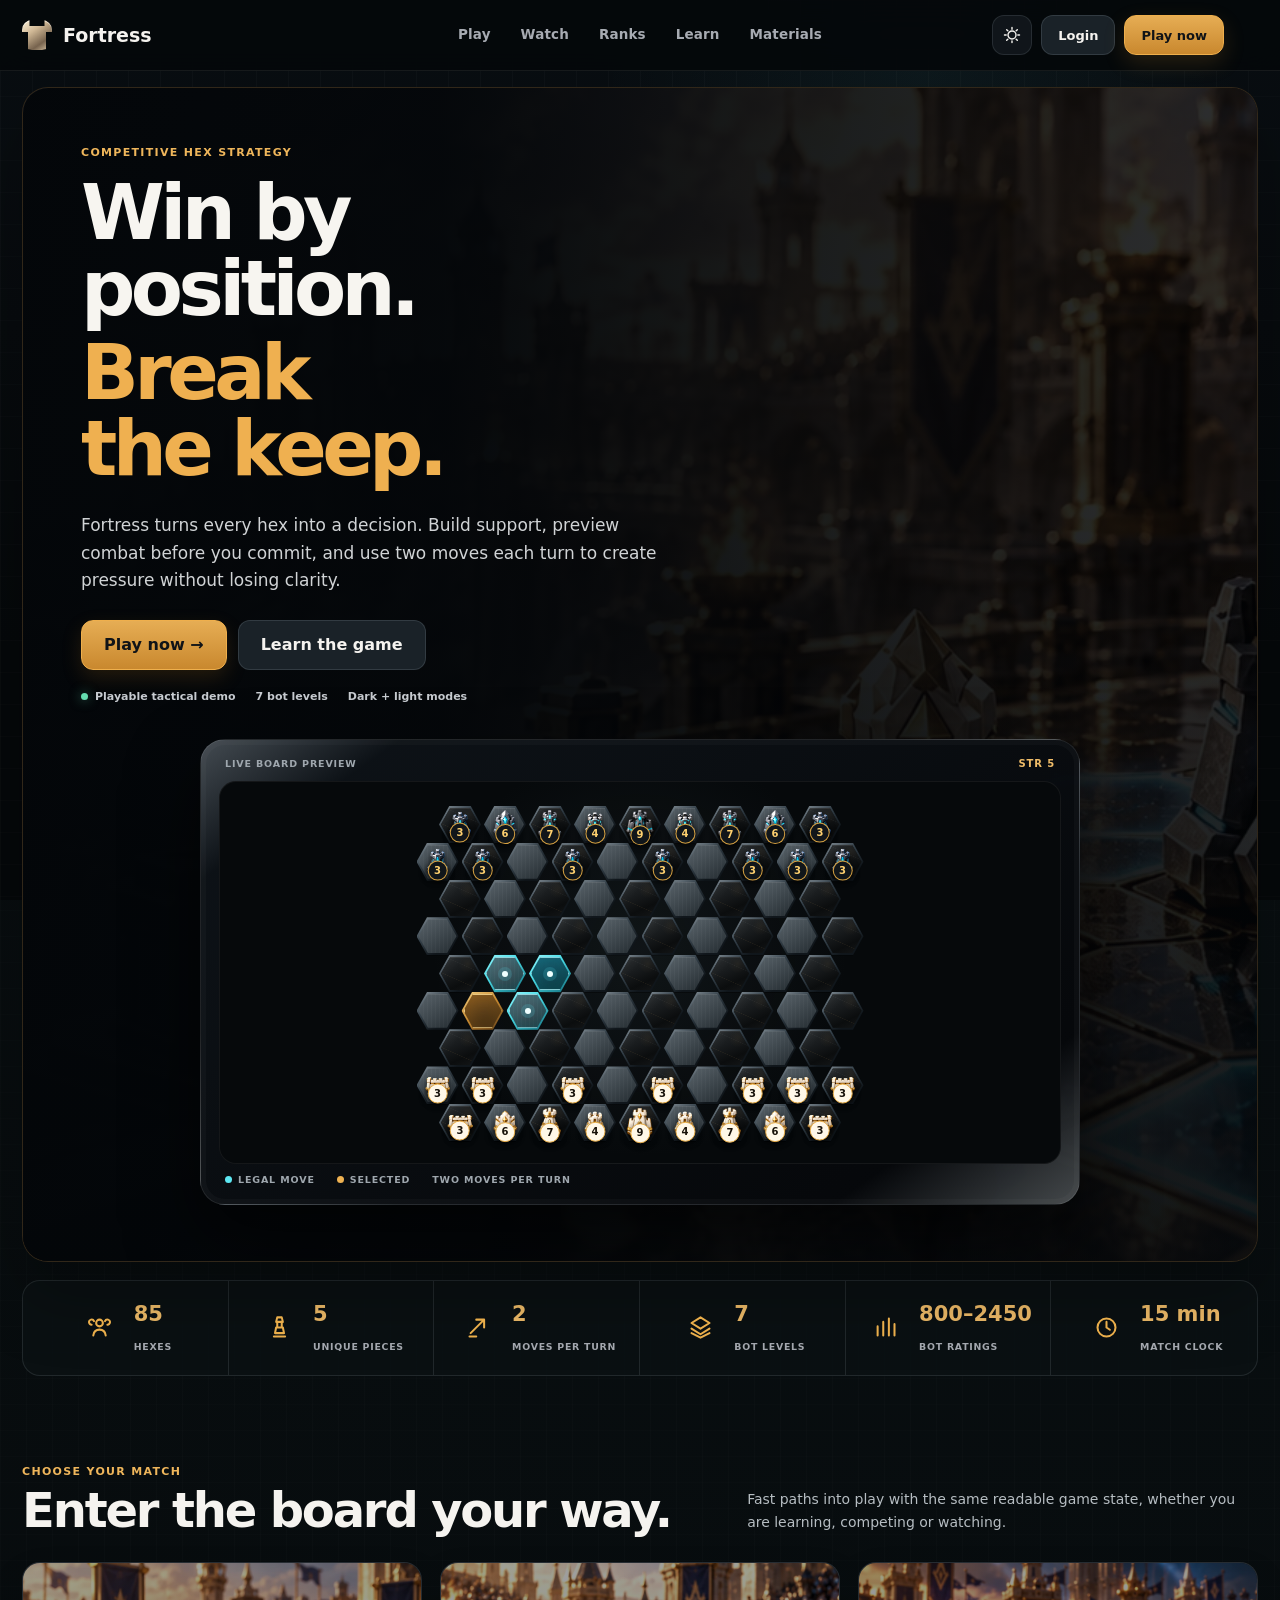
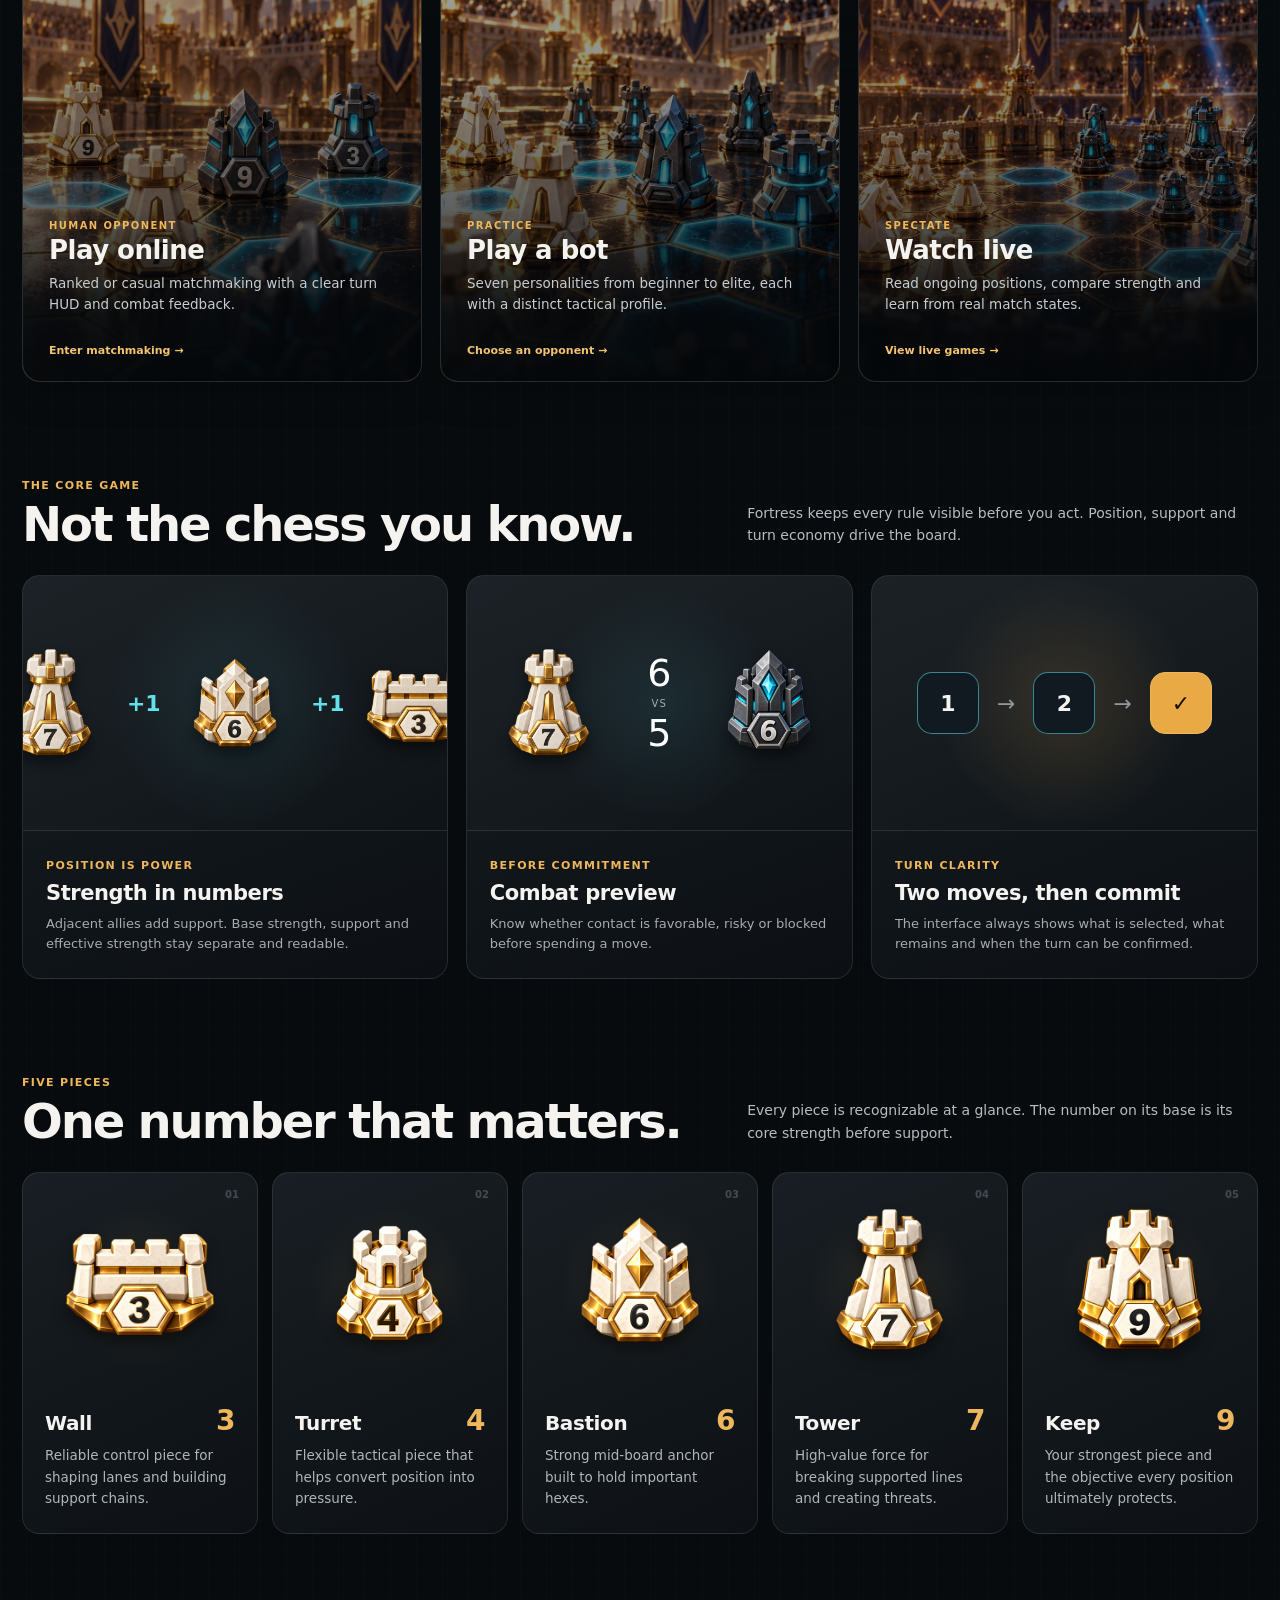
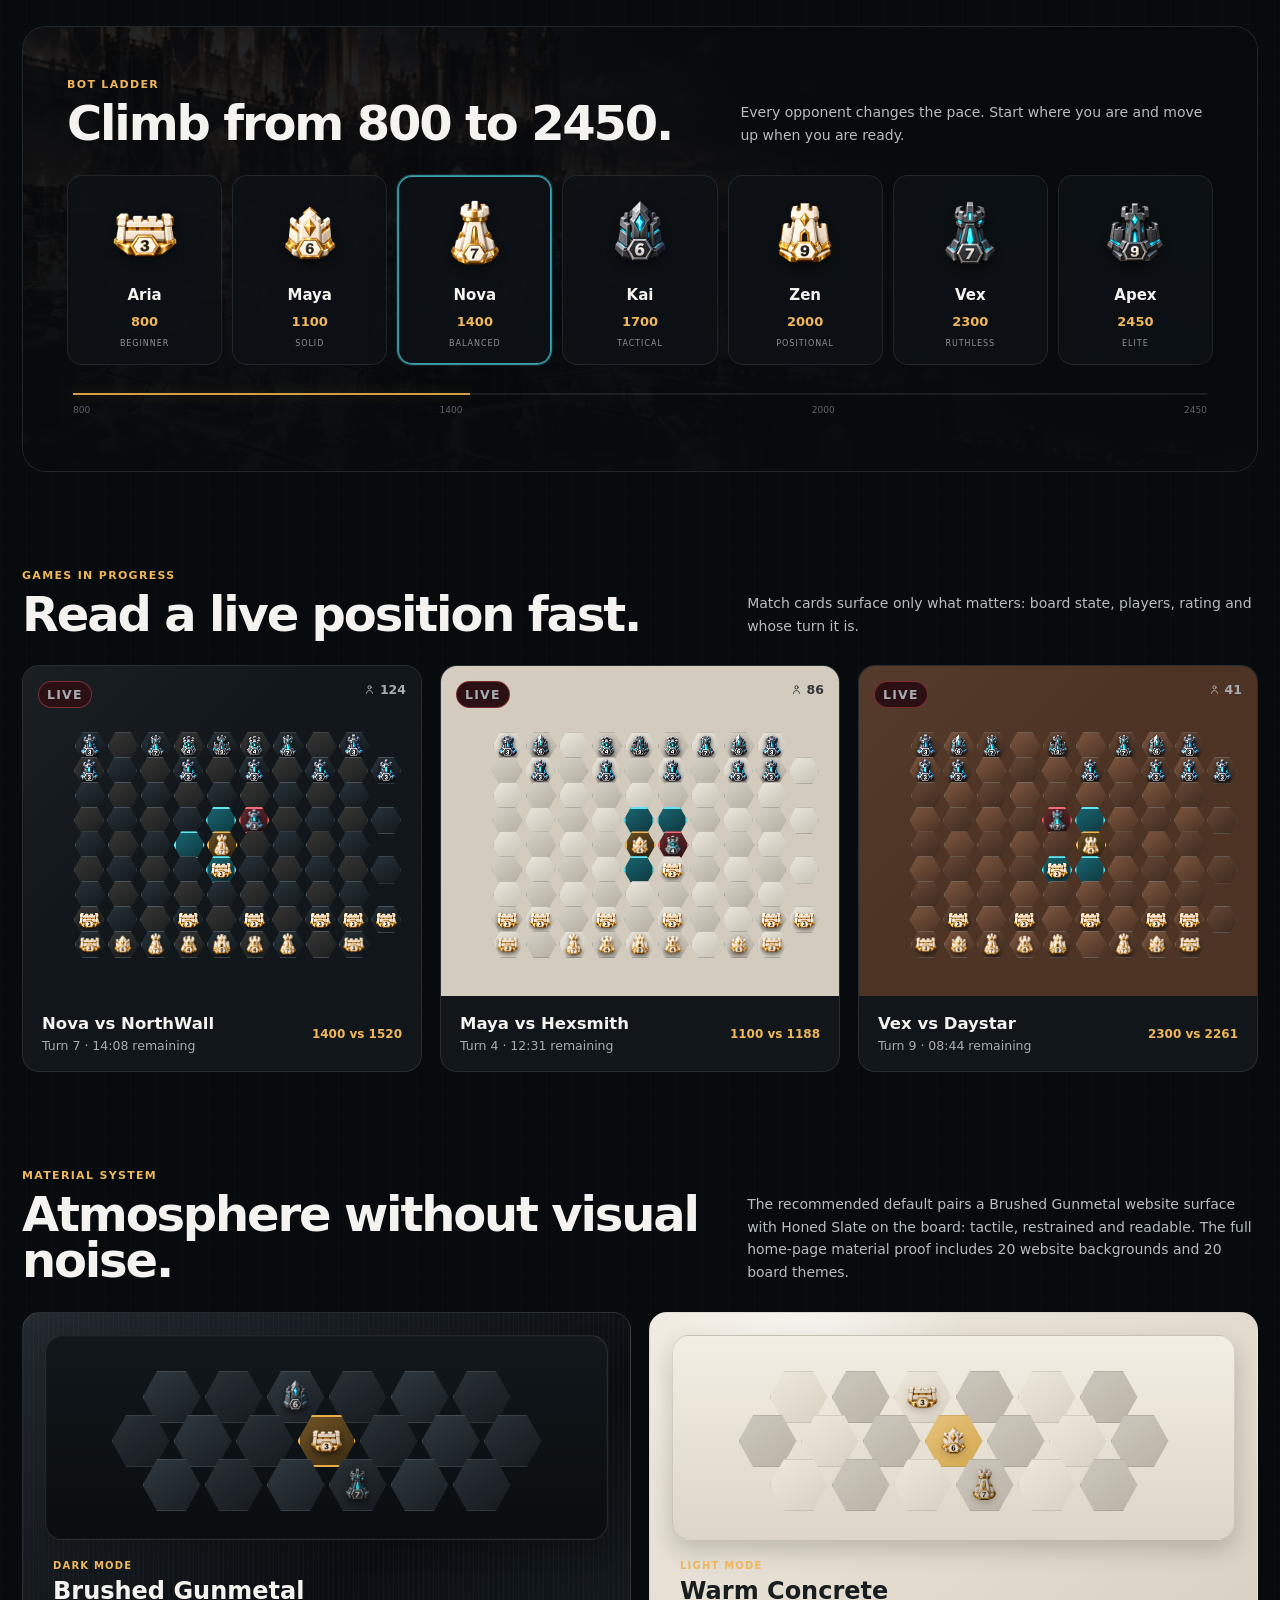
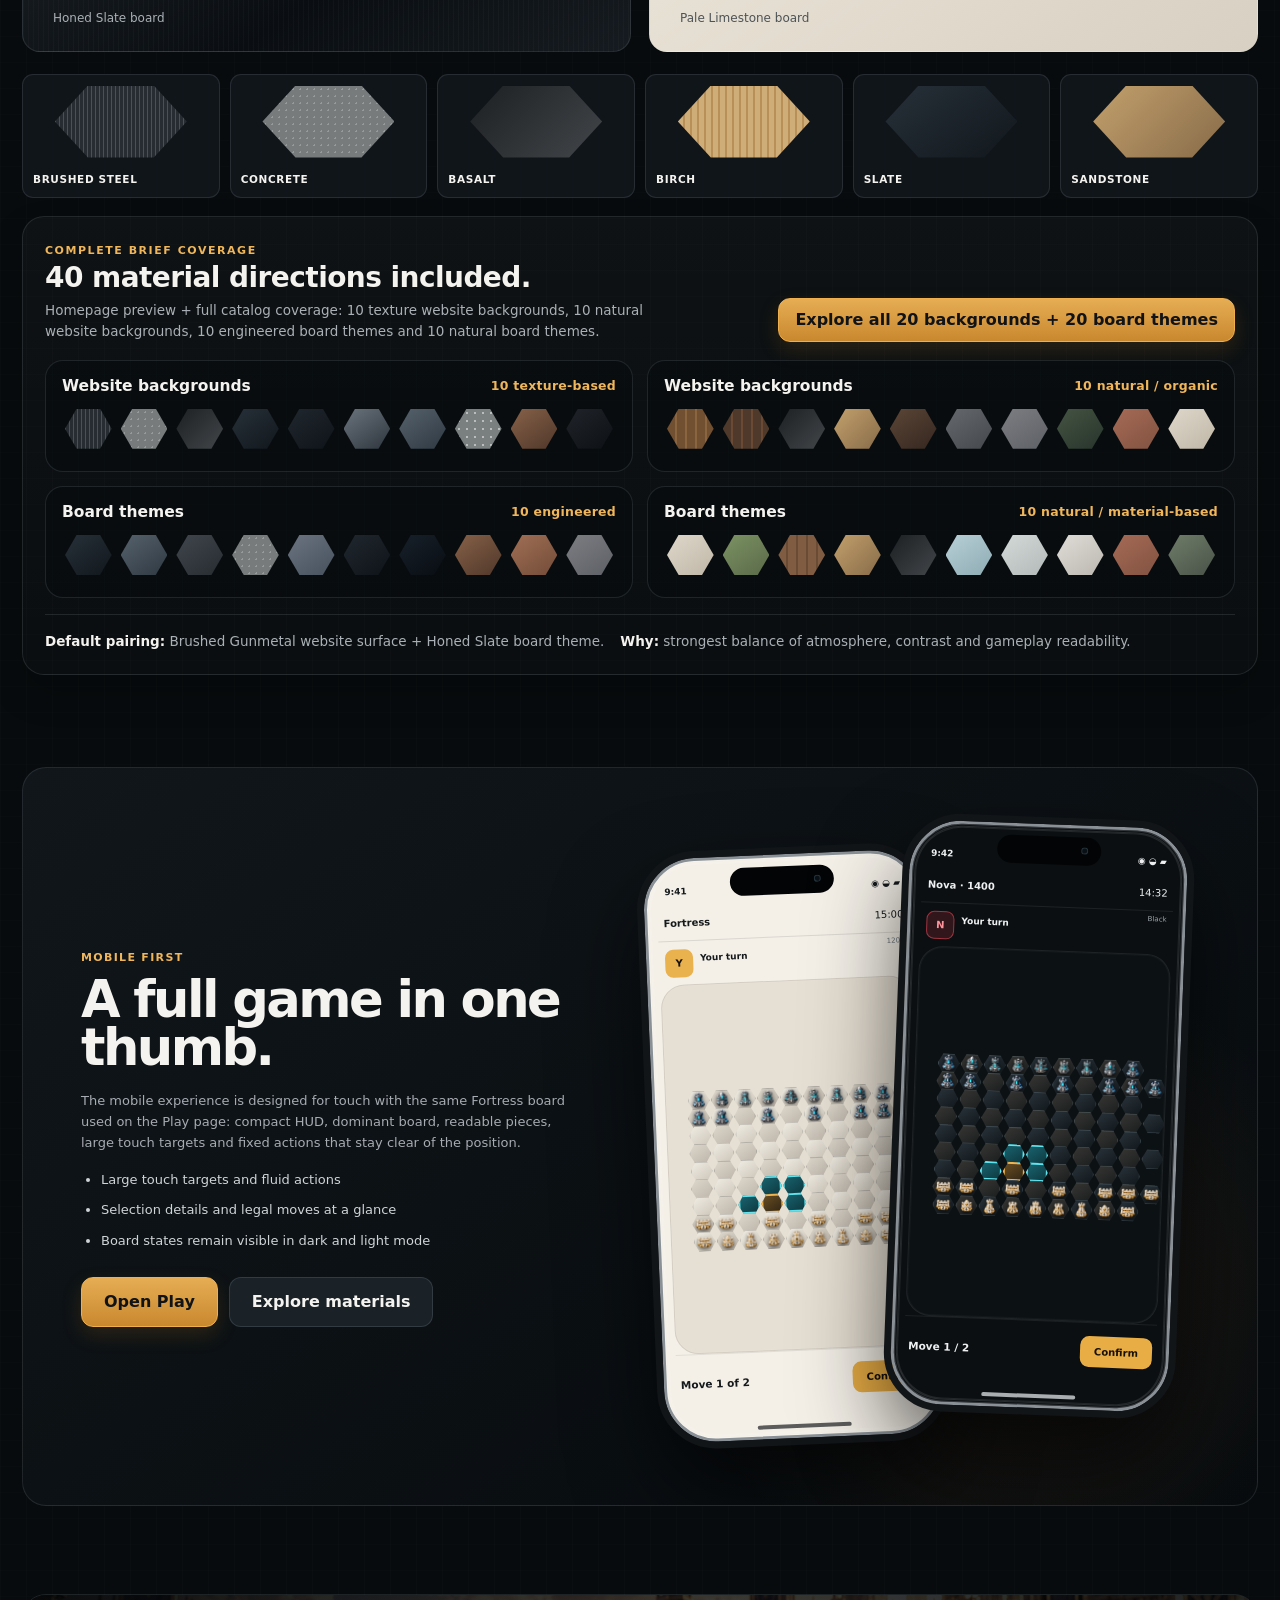
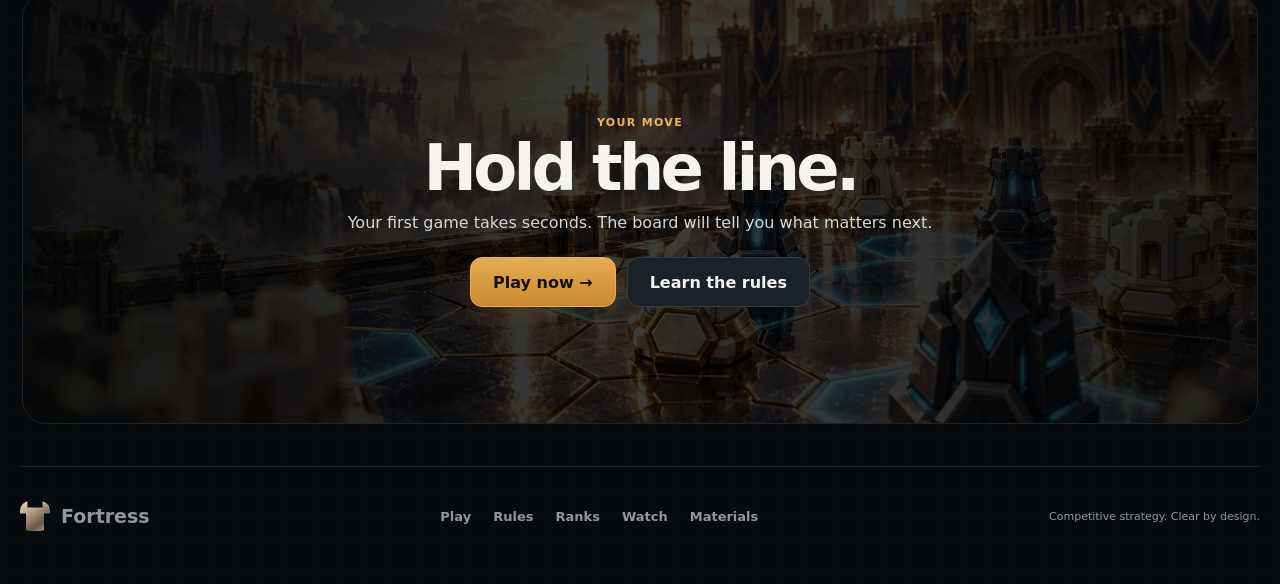
<file: index.html>
<!doctype html>
<html lang="en" data-theme="dark">
<head>
  <meta charset="utf-8">
  <meta name="viewport" content="width=device-width, initial-scale=1, viewport-fit=cover">
  <meta name="theme-color" content="#0b0e12">
  <title>Fortress — Competitive Hex Strategy</title>
  <meta name="description" content="Fortress is a competitive hex strategy game built around positioning, support and readable tactical combat.">
  <link rel="stylesheet" href="assets/css/styles.css?v=home30">
  <link rel="stylesheet" href="assets/css/home-v4.css?v=home31">
  <link rel="stylesheet" href="assets/css/home-v5.css?v=home50">
  <link rel="stylesheet" href="assets/css/home-v6.css?v=home60">
  <link rel="stylesheet" href="assets/css/home-v7.css?v=home70">
  <link rel="stylesheet" href="assets/css/home-v8.css?v=home80">
  <link rel="stylesheet" href="assets/css/home-v9.css?v=home90">
  <link rel="stylesheet" href="assets/css/home-v10.css?v=home100">
  <link rel="stylesheet" href="assets/css/home-v11.css?v=home110">
  <link rel="stylesheet" href="assets/css/home-v12-hex-swatches.css?v=home120">
  <link rel="stylesheet" href="assets/css/home-v13-mode-image-tone.css?v=home130">
  <link rel="stylesheet" href="assets/css/approved-pages-lock.css?v=approved-lock1">
  <link rel="stylesheet" href="assets/css/light-mode-contrast-v1.css?v=lightfix100">
</head>
<body data-page="home" data-bg="gunmetal" class="public-home">
  <header class="public-header">
    <div class="public-nav-wrap">
      <a class="public-brand" href="index.html" aria-label="Fortress home"><i class="brand-mark"></i><strong>Fortress</strong></a>
      <nav class="public-nav" aria-label="Main navigation">
        <a href="play.html">Play</a><a href="watch.html">Watch</a><a href="ranks.html">Ranks</a><a href="rules.html">Learn</a><a href="themes.html">Materials</a>
      </nav>
      <div class="public-actions">
        <button class="public-icon" type="button" data-theme-toggle aria-label="Toggle light and dark mode"><svg viewBox="0 0 24 24" aria-hidden="true"><path d="M12 7.2a4.8 4.8 0 1 0 0 9.6 4.8 4.8 0 0 0 0-9.6Zm0-4.2v2M12 19v2M3 12h2m14 0h2M5.6 5.6 7 7m10 10 1.4 1.4M18.4 5.6 17 7M7 17l-1.4 1.4"/></svg></button>
        <a class="btn btn-sm" href="login.html">Login</a>
        <a class="btn btn-primary btn-sm" href="play.html">Play now</a>
      </div>
      <details class="public-mobile-menu">
        <summary aria-label="Open navigation">☰</summary>
        <div class="public-mobile-panel">
          <a href="play.html">Play</a><a href="watch.html">Watch</a><a href="ranks.html">Ranks</a><a href="rules.html">Learn</a><a href="themes.html">Materials</a><a href="login.html">Login</a><a class="btn btn-primary" href="play.html">Play now</a>
        </div>
      </details>
    </div>
  </header>

  <main class="public-main">
    <section class="home30-hero">
      <div class="home30-hero-bg" aria-hidden="true"></div>
      <div class="home30-hero-copy">
        <div class="home30-kicker">Competitive hex strategy</div>
        <h1><span class="hero-line hero-line-light">Win by position.</span><span class="hero-line hero-line-gold">Break the keep.</span></h1>
        <p>Fortress turns every hex into a decision. Build support, preview combat before you commit, and use two moves each turn to create pressure without losing clarity.</p>
        <div class="home30-actions"><a class="btn btn-primary btn-lg" href="play.html">Play now →</a><a class="btn btn-lg" href="rules.html">Learn the game</a></div>
        <div class="home30-trust"><span><i></i> Playable tactical demo</span><span>7 bot levels</span><span>Dark + light modes</span></div>
      </div>
      <div class="home30-board-wrap" aria-label="Fortress board preview">
        <div class="home30-board-head"><span>LIVE BOARD PREVIEW</span><b>STR 5</b></div>
        <div class="home-board-preview board-theme-slate" data-home-board-preview aria-label="Live Fortress board preview"></div>
        <div class="home30-board-foot"><span><i class="cyan"></i> Legal move</span><span><i class="gold"></i> Selected</span><span>Two moves per turn</span></div>
      </div>
    </section>

    <section class="home30-statbar" aria-label="Game fundamentals">
      <div><span class="stat-icon" aria-hidden="true"><svg viewBox="0 0 24 24"><circle cx="12" cy="8" r="3"/><path d="M6.5 19c.4-3.3 2.3-5.1 5.5-5.1s5.1 1.8 5.5 5.1M5 9.5a2.3 2.3 0 1 1 2.1-3.2M19 9.5a2.3 2.3 0 1 0-2.1-3.2"/></svg></span><strong>85</strong><span>hexes</span></div>
      <div><span class="stat-icon" aria-hidden="true"><svg viewBox="0 0 24 24"><path d="M7 20h10M8 17h8l-1-5H9l-1 5Zm2-5V7h4v5M9 7h6l-1-4h-4L9 7Z"/></svg></span><strong>5</strong><span>unique pieces</span></div>
      <div><span class="stat-icon" aria-hidden="true"><svg viewBox="0 0 24 24"><path d="M5 17 17 5M10 5h7v7M4 20h6"/></svg></span><strong>2</strong><span>moves per turn</span></div>
      <div><span class="stat-icon" aria-hidden="true"><svg viewBox="0 0 24 24"><path d="m12 3 8 5-8 5-8-5 8-5Zm-8 10 8 5 8-5M4 17l8 4 8-4"/></svg></span><strong>7</strong><span>bot levels</span></div>
      <div><span class="stat-icon" aria-hidden="true"><svg viewBox="0 0 24 24"><path d="M5 19V11M10 19V7M15 19V4M20 19V9"/></svg></span><strong>800–2450</strong><span>bot ratings</span></div>
      <div><span class="stat-icon" aria-hidden="true"><svg viewBox="0 0 24 24"><circle cx="12" cy="12" r="8"/><path d="M12 7v5l3 2"/></svg></span><strong>15 min</strong><span>match clock</span></div>
    </section>

    <section class="home30-section" id="modes">
      <div class="home30-section-head"><div><span class="home30-kicker">Choose your match</span><h2>Enter the board your way.</h2></div><p>Fast paths into play with the same readable game state, whether you are learning, competing or watching.</p></div>
      <div class="home30-mode-grid">
        <a class="home30-mode-card" href="play.html"><img src="assets/img/scenes/mode-play-online.webp" alt=""><div class="mode-card-overlay"></div><div class="mode-card-copy"><span>Human opponent</span><h3>Play online</h3><p>Ranked or casual matchmaking with a clear turn HUD and combat feedback.</p><b>Enter matchmaking →</b></div></a>
        <button class="home30-mode-card" type="button" data-open-modal="botModal"><img src="assets/img/scenes/mode-play-bot.webp" alt=""><div class="mode-card-overlay"></div><div class="mode-card-copy"><span>Practice</span><h3>Play a bot</h3><p>Seven personalities from beginner to elite, each with a distinct tactical profile.</p><b>Choose an opponent →</b></div></button>
        <a class="home30-mode-card" href="watch.html"><img src="assets/img/scenes/mode-watch-live.webp" alt=""><div class="mode-card-overlay"></div><div class="mode-card-copy"><span>Spectate</span><h3>Watch live</h3><p>Read ongoing positions, compare strength and learn from real match states.</p><b>View live games →</b></div></a>
      </div>
    </section>

    <section class="home30-section home30-mechanics">
      <div class="home30-section-head"><div><span class="home30-kicker">The core game</span><h2>Not the chess you know.</h2></div><p>Fortress keeps every rule visible before you act. Position, support and turn economy drive the board.</p></div>
      <div class="home30-mechanic-grid">
        <article class="home30-mechanic-card feature"><div class="mechanic-visual support-demo"><img src="assets/img/pieces/white-tower.svg" alt=""><span>+1</span><img src="assets/img/pieces/white-bastion.svg" alt=""><span>+1</span><img src="assets/img/pieces/white-wall.svg" alt=""></div><div><span class="home30-kicker">Position is power</span><h3>Strength in numbers</h3><p>Adjacent allies add support. Base strength, support and effective strength stay separate and readable.</p></div></article>
        <article class="home30-mechanic-card"><div class="mechanic-visual combat-demo"><img src="assets/img/pieces/white-tower.svg" alt=""><span class="score">6 <small>vs</small> 5</span><img src="assets/img/pieces/black-bastion.svg" alt=""></div><div><span class="home30-kicker">Before commitment</span><h3>Combat preview</h3><p>Know whether contact is favorable, risky or blocked before spending a move.</p></div></article>
        <article class="home30-mechanic-card amber"><div class="mechanic-visual turn-sequence"><b>1</b><span>→</span><b>2</b><span>→</span><b class="confirm">✓</b></div><div><span class="home30-kicker">Turn clarity</span><h3>Two moves, then commit</h3><p>The interface always shows what is selected, what remains and when the turn can be confirmed.</p></div></article>
      </div>
    </section>

    <section class="home30-section">
      <div class="home30-section-head"><div><span class="home30-kicker">Five pieces</span><h2>One number that matters.</h2></div><p>Every piece is recognizable at a glance. The number on its base is its core strength before support.</p></div>
      <div class="home30-piece-grid">
        <article><span class="piece-no">01</span><img src="assets/img/pieces/white-wall.svg" alt="Wall"><div><h3>Wall <b>3</b></h3><p>Reliable control piece for shaping lanes and building support chains.</p></div></article>
        <article><span class="piece-no">02</span><img src="assets/img/pieces/white-turret.svg" alt="Turret"><div><h3>Turret <b>4</b></h3><p>Flexible tactical piece that helps convert position into pressure.</p></div></article>
        <article><span class="piece-no">03</span><img src="assets/img/pieces/white-bastion.svg" alt="Bastion"><div><h3>Bastion <b>6</b></h3><p>Strong mid-board anchor built to hold important hexes.</p></div></article>
        <article><span class="piece-no">04</span><img src="assets/img/pieces/white-tower.svg" alt="Tower"><div><h3>Tower <b>7</b></h3><p>High-value force for breaking supported lines and creating threats.</p></div></article>
        <article><span class="piece-no">05</span><img src="assets/img/pieces/white-keep.svg" alt="Keep"><div><h3>Keep <b>9</b></h3><p>Your strongest piece and the objective every position ultimately protects.</p></div></article>
      </div>
    </section>

    <section class="home30-rank-section">
      <div class="home30-rank-bg" aria-hidden="true"></div>
      <div class="home30-section-head"><div><span class="home30-kicker">Bot ladder</span><h2>Climb from 800 to 2450.</h2></div><p>Every opponent changes the pace. Start where you are and move up when you are ready.</p></div>
      <div class="home30-bots">
        <button data-bot-select="Aria"><img src="assets/img/pieces/white-wall.svg" alt=""><b>Aria</b><span>800</span><small>Beginner</small></button>
        <button data-bot-select="Maya"><img src="assets/img/pieces/white-bastion.svg" alt=""><b>Maya</b><span>1100</span><small>Solid</small></button>
        <button class="selected" data-bot-select="Nova"><img src="assets/img/pieces/white-tower.svg" alt=""><b>Nova</b><span>1400</span><small>Balanced</small></button>
        <button data-bot-select="Kai"><img src="assets/img/pieces/black-bastion.svg" alt=""><b>Kai</b><span>1700</span><small>Tactical</small></button>
        <button data-bot-select="Zen"><img src="assets/img/pieces/white-keep.svg" alt=""><b>Zen</b><span>2000</span><small>Positional</small></button>
        <button data-bot-select="Vex"><img src="assets/img/pieces/black-tower.svg" alt=""><b>Vex</b><span>2300</span><small>Ruthless</small></button>
        <button data-bot-select="Apex"><img src="assets/img/pieces/black-keep.svg" alt=""><b>Apex</b><span>2450</span><small>Elite</small></button>
      </div>
      <div class="home30-rankline"><i style="--p:35%"></i><span>800</span><span>1400</span><span>2000</span><span>2450</span></div>
    </section>

    <section class="home30-section">
      <div class="home30-section-head"><div><span class="home30-kicker">Games in progress</span><h2>Read a live position fast.</h2></div><p>Match cards surface only what matters: board state, players, rating and whose turn it is.</p></div>
      <div class="home30-live-grid">
        <a href="watch.html" class="home30-live-card"><div class="live-preview slate"><span class="live-dot">LIVE</span><span class="live-viewers"><svg viewBox="0 0 24 24"><circle cx="12" cy="8" r="3"/><path d="M6.5 19c.5-3.3 2.3-5 5.5-5s5 1.7 5.5 5"/></svg>124</span><div class="live-board-mini" data-mini-game="northwall"></div></div><div><b>Nova vs NorthWall</b><span>Turn 7 · 14:08 remaining</span><small>1400 vs 1520</small></div></a>
        <a href="watch.html" class="home30-live-card"><div class="live-preview limestone"><span class="live-dot">LIVE</span><span class="live-viewers"><svg viewBox="0 0 24 24"><circle cx="12" cy="8" r="3"/><path d="M6.5 19c.5-3.3 2.3-5 5.5-5s5 1.7 5.5 5"/></svg>86</span><div class="live-board-mini" data-mini-game="hexsmith"></div></div><div><b>Maya vs Hexsmith</b><span>Turn 4 · 12:31 remaining</span><small>1100 vs 1188</small></div></a>
        <a href="watch.html" class="home30-live-card"><div class="live-preview earth"><span class="live-dot">LIVE</span><span class="live-viewers"><svg viewBox="0 0 24 24"><circle cx="12" cy="8" r="3"/><path d="M6.5 19c.5-3.3 2.3-5 5.5-5s5 1.7 5.5 5"/></svg>41</span><div class="live-board-mini" data-mini-game="daystar"></div></div><div><b>Vex vs Daystar</b><span>Turn 9 · 08:44 remaining</span><small>2300 vs 2261</small></div></a>
      </div>
    </section>

    <section class="home30-section home30-materials">
      <div class="home30-section-head"><div><span class="home30-kicker">Material system</span><h2>Atmosphere without visual noise.</h2></div><p>The recommended default pairs a Brushed Gunmetal website surface with Honed Slate on the board: tactile, restrained and readable. The full home-page material proof includes 20 website backgrounds and 20 board themes.</p></div>
      <div class="home30-material-layout">
        <div class="material-preview dark-preview"><div class="material-board-box dark" aria-hidden="true"><div class="material-board-mini" data-material-board="dark"></div></div><div class="material-ui"><span>Dark mode</span><b>Brushed Gunmetal</b><em>Honed Slate board</em></div></div>
        <div class="material-preview light-preview"><div class="material-board-box light" aria-hidden="true"><div class="material-board-mini" data-material-board="light"></div></div><div class="material-ui"><span>Light mode</span><b>Warm Concrete</b><em>Pale Limestone board</em></div></div>
        <div class="material-swatches">
          <a href="themes.html"><i class="gunmetal"></i><span>Brushed steel</span></a><a href="themes.html"><i class="concrete"></i><span>Concrete</span></a><a href="themes.html"><i class="basalt"></i><span>Basalt</span></a><a href="themes.html"><i class="birch"></i><span>Birch</span></a><a href="themes.html"><i class="slate"></i><span>Slate</span></a><a href="themes.html"><i class="sandstone"></i><span>Sandstone</span></a>
        </div>
        <div class="material-catalog-proof" aria-label="Fortress material catalog summary">
          <div class="catalog-summary-head">
            <div>
              <span class="catalog-kicker">Complete brief coverage</span>
              <h3>40 material directions included.</h3>
              <p>Homepage preview + full catalog coverage: 10 texture website backgrounds, 10 natural website backgrounds, 10 engineered board themes and 10 natural board themes.</p>
            </div>
            <a class="btn btn-primary" href="themes.html">Explore all 20 backgrounds + 20 board themes</a>
          </div>
          <div class="catalog-grid">
            <article class="catalog-card">
              <div class="catalog-card-head"><strong>Website backgrounds</strong><span>10 texture-based</span></div>
              <div class="catalog-chip-row">
                <i class="gunmetal"></i><i class="concrete"></i><i class="basalt"></i><i class="slate"></i><i class="gunmetal carbonish"></i><i class="basalt silverish"></i><i class="slate ironish"></i><i class="concrete dotty"></i><i class="basalt bronzeish"></i><i class="gunmetal darkish"></i>
              </div>
            </article>
            <article class="catalog-card">
              <div class="catalog-card-head"><strong>Website backgrounds</strong><span>10 natural / organic</span></div>
              <div class="catalog-chip-row">
                <i class="oakish"></i><i class="walnutish"></i><i class="basalt"></i><i class="sandstone"></i><i class="earthish"></i><i class="riverish"></i><i class="graniteish"></i><i class="forestish"></i><i class="clayish"></i><i class="limestoneish"></i>
              </div>
            </article>
            <article class="catalog-card">
              <div class="catalog-card-head"><strong>Board themes</strong><span>10 engineered</span></div>
              <div class="catalog-chip-row board-chips">
                <i class="slate"></i><i class="ironish"></i><i class="charcoalish"></i><i class="concrete"></i><i class="alloyish"></i><i class="carbonish"></i><i class="obsidianish"></i><i class="bronzeish"></i><i class="copperish"></i><i class="graniteish"></i>
              </div>
            </article>
            <article class="catalog-card">
              <div class="catalog-card-head"><strong>Board themes</strong><span>10 natural / material-based</span></div>
              <div class="catalog-chip-row board-chips">
                <i class="limestoneish"></i><i class="grassish"></i><i class="woodish"></i><i class="sandstone"></i><i class="basalt"></i><i class="iceish"></i><i class="quartzish"></i><i class="marbleish"></i><i class="clayish"></i><i class="mossish"></i>
              </div>
            </article>
          </div>
          <div class="catalog-proof-foot">
            <span><b>Default pairing:</b> Brushed Gunmetal website surface + Honed Slate board theme.</span>
            <span><b>Why:</b> strongest balance of atmosphere, contrast and gameplay readability.</span>
          </div>
        </div>
      </div>
    </section>

    <section class="home30-mobile-section">
      <div class="home30-mobile-copy"><span class="home30-kicker">Mobile first</span><h2>A full game in one thumb.</h2><p>The mobile experience is designed for touch with the same Fortress board used on the Play page: compact HUD, dominant board, readable pieces, large touch targets and fixed actions that stay clear of the position.</p><ul><li>Large touch targets and fluid actions</li><li>Selection details and legal moves at a glance</li><li>Board states remain visible in dark and light mode</li></ul><div class="home30-actions"><a class="btn btn-primary" href="play.html">Open Play</a><a class="btn" href="themes.html">Explore materials</a></div></div>
      <div class="phone-stack" aria-label="Mobile game previews">
        <div class="phone phone-back light-phone"><i class="phone-side phone-side-a" aria-hidden="true"></i><i class="phone-side phone-side-b" aria-hidden="true"></i><div class="phone-notch"></div><div class="phone-status"><span>9:41</span><span>◉ ◒ ▰</span></div><div class="phone-game-head"><b>Fortress</b><span>15:00</span></div><div class="phone-player-row"><span class="avatar-dot">Y</span><b>Your turn</b><small>1200</small></div><div class="phone-board"><div class="phone-play-board" data-phone-board="light"></div></div><div class="phone-action"><span>Move 1 of 2</span><b>Confirm</b></div><i class="phone-home-indicator" aria-hidden="true"></i></div>
        <div class="phone phone-front dark-phone"><i class="phone-side phone-side-a" aria-hidden="true"></i><i class="phone-side phone-side-b" aria-hidden="true"></i><div class="phone-notch"></div><div class="phone-status"><span>9:42</span><span>◉ ◒ ▰</span></div><div class="phone-game-head"><b>Nova · 1400</b><span>14:32</span></div><div class="phone-player-row"><span class="avatar-dot enemy">N</span><b>Your turn</b><small>Black</small></div><div class="phone-board dark"><div class="phone-play-board" data-phone-board="dark"></div></div><div class="phone-action"><span>Move 1 / 2</span><b>Confirm</b></div><i class="phone-home-indicator" aria-hidden="true"></i></div>
      </div>
    </section>

    <section class="home30-final-cta">
      <div class="home30-final-bg" aria-hidden="true"></div><div><span class="home30-kicker">Your move</span><h2>Hold the line.</h2><p>Your first game takes seconds. The board will tell you what matters next.</p><div class="home30-actions"><a class="btn btn-primary btn-lg" href="play.html">Play now →</a><a class="btn btn-lg" href="rules.html">Learn the rules</a></div></div>
    </section>
  </main>

  <footer class="public-footer"><a class="public-brand" href="index.html"><i class="brand-mark"></i><strong>Fortress</strong></a><div><a href="play.html">Play</a><a href="rules.html">Rules</a><a href="ranks.html">Ranks</a><a href="watch.html">Watch</a><a href="themes.html">Materials</a></div><small>Competitive strategy. Clear by design.</small></footer>

  <script src="assets/js/app.js?v=home31"></script>
  <script src="assets/js/home-board-preview.js?v=home80"></script>
</body>
</html>
</file>
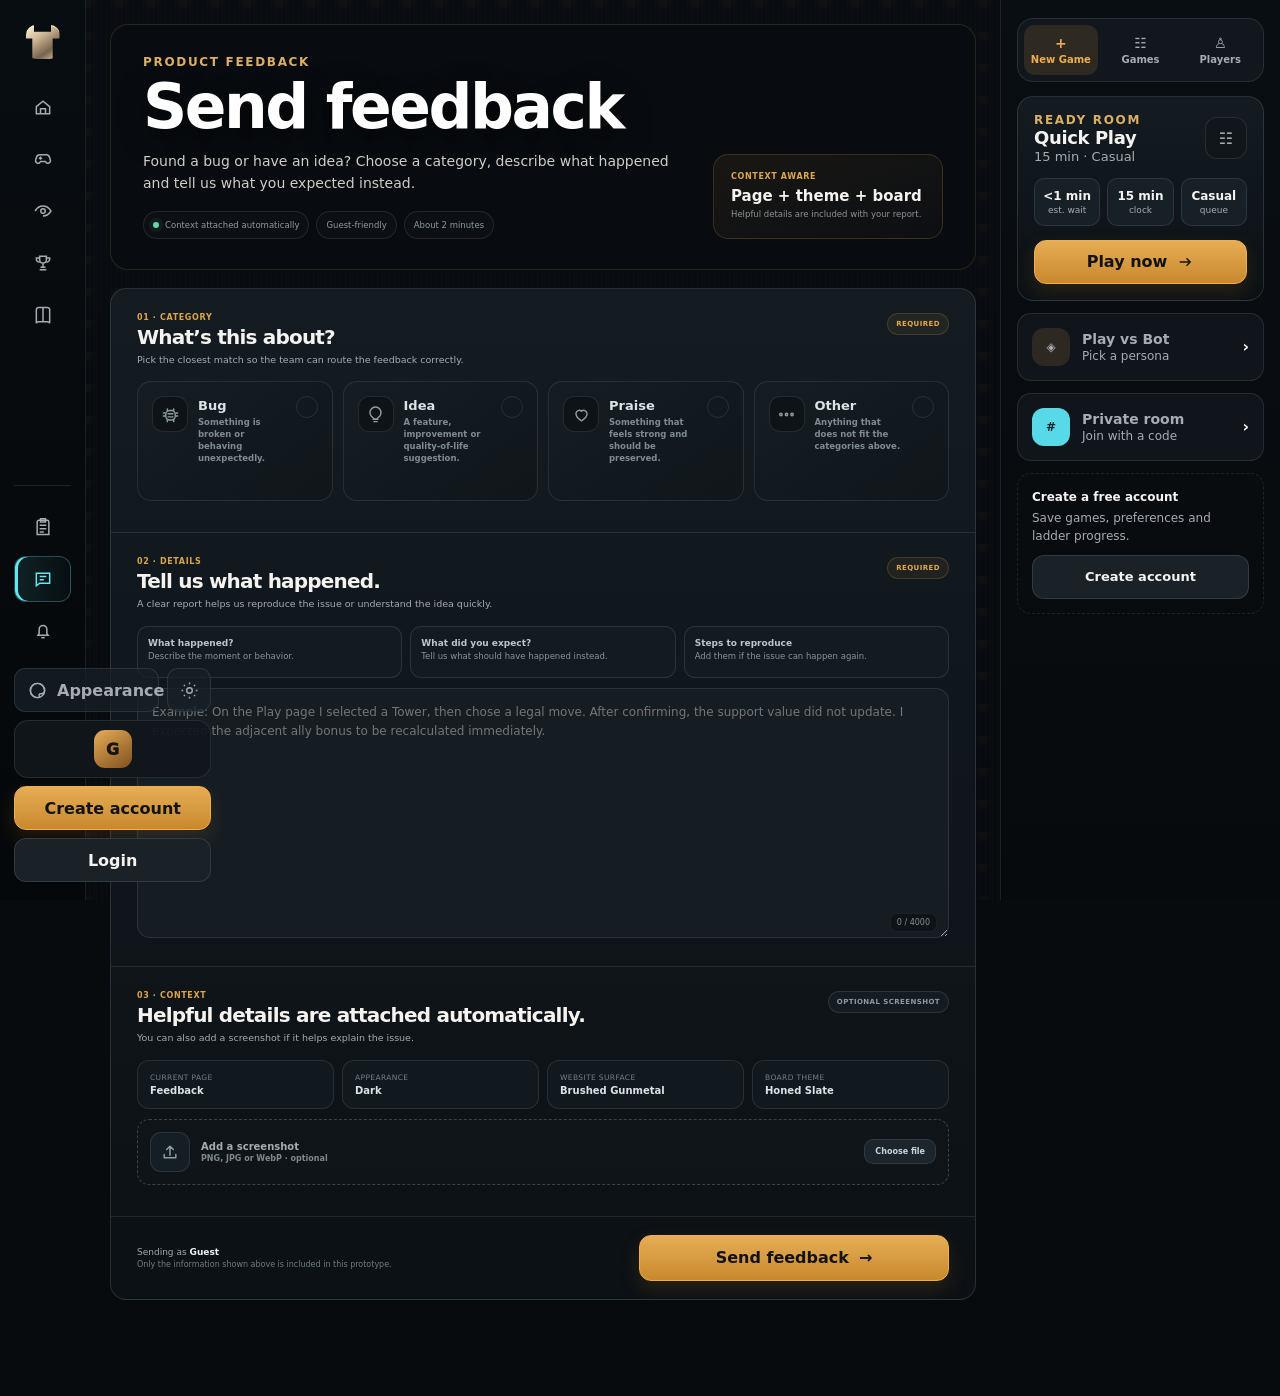
<file: feedback.html>
<!doctype html>
<html lang="en" data-theme="dark">
<head>
  <meta charset="utf-8">
  <meta name="viewport" content="width=device-width, initial-scale=1, viewport-fit=cover">
  <title>Feedback — Fortress</title>
  <link rel="stylesheet" href="assets/css/styles.css?v=submission4">
  <link rel="stylesheet" href="assets/css/feedback-v1.css?v=feedback100">
  <link rel="stylesheet" href="assets/css/light-mode-contrast-v1.css?v=lightfix100">
</head>
<body data-page="feedback" data-bg="gunmetal">
<div class="app-shell">
  <div data-shell></div>
  <header class="mobile-topbar" data-mobile-top></header>

  <main class="main">
    <div class="page feedback-v1">

      <section class="page-head feedback-head">
        <div>
          <div class="eyebrow">Product feedback</div>
          <h1 class="h2">Send feedback</h1>
          <p class="muted">Found a bug or have an idea? Choose a category, describe what happened and tell us what you expected instead.</p>
          <div class="feedback-head-meta">
            <span><i class="meta-dot"></i> Context attached automatically</span>
            <span>Guest-friendly</span>
            <span>About 2 minutes</span>
          </div>
        </div>
        <div class="context-badge">
          <span>Context aware</span>
          <strong>Page + theme + board</strong>
          <small>Helpful details are included with your report.</small>
        </div>
      </section>

      <form class="card card-pad feedback-form-v1" data-feedback-form-v1 novalidate>
        <section class="feedback-section">
          <div class="feedback-section-head">
            <div>
              <span class="section-kicker">01 · Category</span>
              <h2>What’s this about?</h2>
              <p>Pick the closest match so the team can route the feedback correctly.</p>
            </div>
            <span class="required-pill">Required</span>
          </div>

          <fieldset class="feedback-type-grid">
            <legend class="sr-only">Feedback category</legend>

            <label class="feedback-type">
              <input type="radio" name="type" value="bug" required>
              <span class="type-icon bug" aria-hidden="true">
                <svg viewBox="0 0 24 24"><path d="M8 7V5m8 2V5M5 10H3m18 0h-2M5 14H3m18 0h-2M8 19v2m8-2v2"/><rect x="6" y="7" width="12" height="12" rx="5"/><path d="M9 11h6M9 15h6"/></svg>
              </span>
              <span class="type-copy"><strong>Bug</strong><small>Something is broken or behaving unexpectedly.</small></span>
              <span class="type-check">✓</span>
            </label>

            <label class="feedback-type">
              <input type="radio" name="type" value="idea">
              <span class="type-icon idea" aria-hidden="true">
                <svg viewBox="0 0 24 24"><path d="M9 18h6m-5 3h4"/><path d="M8.3 15.5A7 7 0 1 1 15.7 15.5C14.6 16.3 14 17 14 18h-4c0-1-.6-1.7-1.7-2.5Z"/></svg>
              </span>
              <span class="type-copy"><strong>Idea</strong><small>A feature, improvement or quality-of-life suggestion.</small></span>
              <span class="type-check">✓</span>
            </label>

            <label class="feedback-type">
              <input type="radio" name="type" value="praise">
              <span class="type-icon praise" aria-hidden="true">
                <svg viewBox="0 0 24 24"><path d="M12 20s-7-4.3-7-9.2A4.1 4.1 0 0 1 12 8a4.1 4.1 0 0 1 7 2.8C19 15.7 12 20 12 20Z"/></svg>
              </span>
              <span class="type-copy"><strong>Praise</strong><small>Something that feels strong and should be preserved.</small></span>
              <span class="type-check">✓</span>
            </label>

            <label class="feedback-type">
              <input type="radio" name="type" value="other">
              <span class="type-icon other" aria-hidden="true">
                <svg viewBox="0 0 24 24"><circle cx="5" cy="12" r="1.5"/><circle cx="12" cy="12" r="1.5"/><circle cx="19" cy="12" r="1.5"/></svg>
              </span>
              <span class="type-copy"><strong>Other</strong><small>Anything that does not fit the categories above.</small></span>
              <span class="type-check">✓</span>
            </label>
          </fieldset>
          <div class="feedback-error" data-type-error hidden>Please choose a feedback category.</div>
        </section>

        <section class="feedback-section">
          <div class="feedback-section-head">
            <div>
              <span class="section-kicker">02 · Details</span>
              <h2>Tell us what happened.</h2>
              <p>A clear report helps us reproduce the issue or understand the idea quickly.</p>
            </div>
            <span class="required-pill">Required</span>
          </div>

          <div class="feedback-prompts">
            <span><b>What happened?</b> Describe the moment or behavior.</span>
            <span><b>What did you expect?</b> Tell us what should have happened instead.</span>
            <span><b>Steps to reproduce</b> Add them if the issue can happen again.</span>
          </div>

          <div class="textarea-shell">
            <textarea id="feedbackText" name="feedback" rows="10" maxlength="4000" required
              placeholder="Example: On the Play page I selected a Tower, then chose a legal move. After confirming, the support value did not update. I expected the adjacent ally bonus to be recalculated immediately."></textarea>
            <span class="textarea-count" data-feedback-count>0 / 4000</span>
          </div>
          <div class="feedback-error" data-text-error hidden>Please add a short description before sending.</div>
        </section>

        <section class="feedback-section feedback-context-section">
          <div class="feedback-section-head">
            <div>
              <span class="section-kicker">03 · Context</span>
              <h2>Helpful details are attached automatically.</h2>
              <p>You can also add a screenshot if it helps explain the issue.</p>
            </div>
            <span class="optional-pill">Optional screenshot</span>
          </div>

          <div class="context-grid">
            <div class="context-card">
              <span>Current page</span>
              <strong data-context-page>Feedback</strong>
            </div>
            <div class="context-card">
              <span>Appearance</span>
              <strong data-context-theme>Dark</strong>
            </div>
            <div class="context-card">
              <span>Website surface</span>
              <strong data-context-surface>Brushed Gunmetal</strong>
            </div>
            <div class="context-card">
              <span>Board theme</span>
              <strong data-context-board>Honed Slate</strong>
            </div>
          </div>

          <label class="upload-card">
            <input type="file" name="screenshot" accept="image/png,image/jpeg,image/webp">
            <span class="upload-icon" aria-hidden="true">
              <svg viewBox="0 0 24 24"><path d="M12 16V5m0 0-4 4m4-4 4 4"/><path d="M5 15v4h14v-4"/></svg>
            </span>
            <span class="upload-copy">
              <strong>Add a screenshot</strong>
              <small>PNG, JPG or WebP · optional</small>
            </span>
            <span class="upload-action" data-upload-label>Choose file</span>
          </label>
        </section>

        <div class="feedback-footer">
          <div class="feedback-identity">
            <span>Sending as <strong data-feedback-user>Guest</strong></span>
            <small>Only the information shown above is included in this prototype.</small>
          </div>
          <button class="btn btn-primary feedback-submit" type="submit">
            <span>Send feedback</span><b aria-hidden="true">→</b>
          </button>
        </div>
      </form>
    </div>
  </main>

  <aside class="right-rail" data-right-rail></aside>
  <nav class="mobile-bottom-nav" data-mobile-bottom></nav>
</div>

<script src="assets/js/app.js?v=submission4"></script>
<script src="assets/js/pages.js?v=submission4"></script>
<script src="assets/js/feedback-v1.js?v=feedback100"></script>
</body>
</html>
</file>
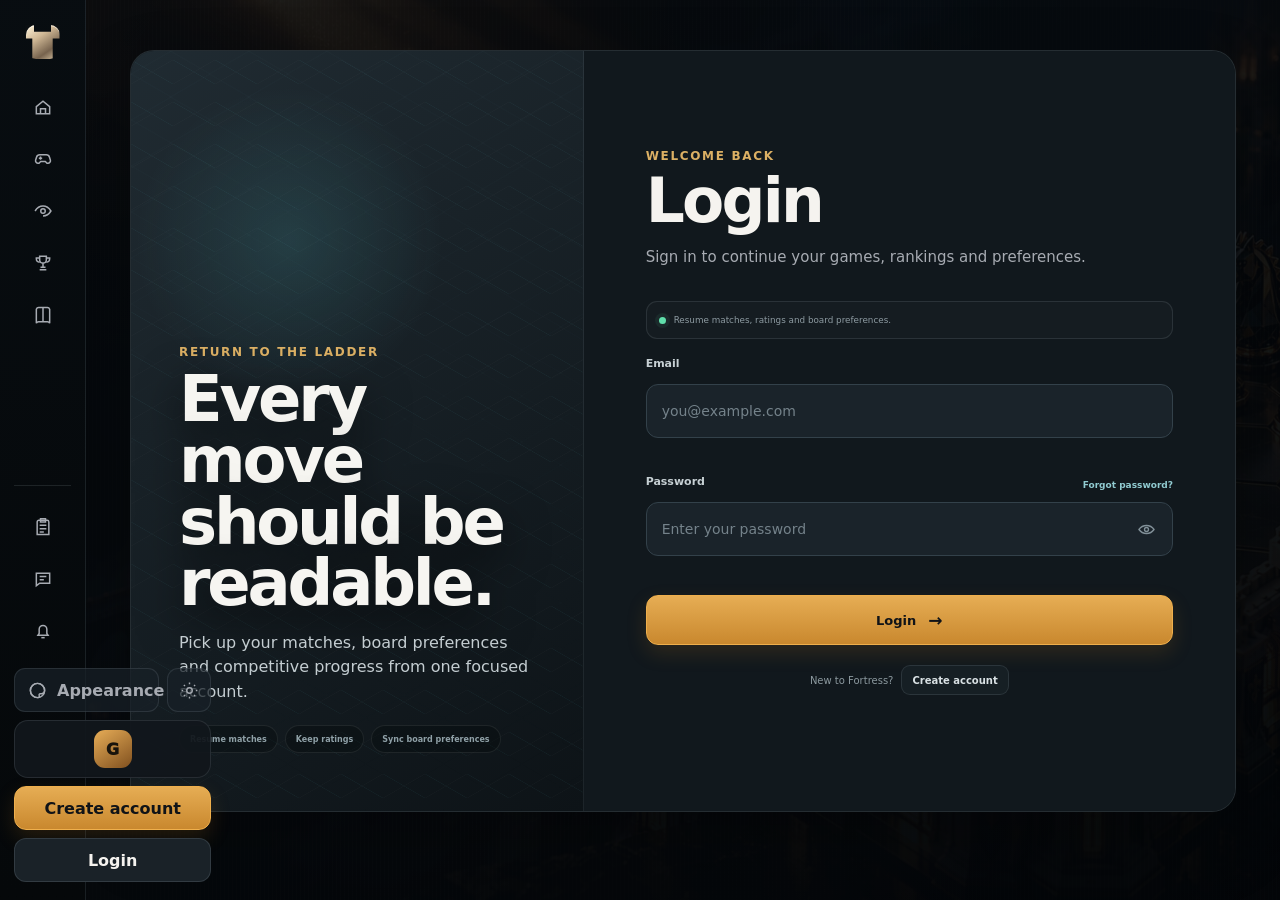
<file: login.html>
<!doctype html>
<html lang="en" data-theme="dark">
<head>
  <meta charset="utf-8">
  <meta name="viewport" content="width=device-width, initial-scale=1, viewport-fit=cover">
  <title>Login — Fortress</title>
  <link rel="stylesheet" href="assets/css/styles.css?v=submission4">
  <link rel="stylesheet" href="assets/css/auth-v1.css?v=auth100">
  <link rel="stylesheet" href="assets/css/light-mode-contrast-v1.css?v=lightfix100">
</head>
<body data-page="login" data-bg="gunmetal">
<div class="app-shell">
  <div data-shell></div>
  <header class="mobile-topbar" data-mobile-top></header>

  <main class="main full">
    <div class="auth-shell-v3">
      <section class="auth-scene auth-scene-login" aria-label="Fortress account benefits">
        <div class="auth-scene-pattern" aria-hidden="true"></div>
        <div class="auth-scene-copy">
          <div class="eyebrow">Return to the ladder</div>
          <h2>Every move<br>should be<br>readable.</h2>
          <p>Pick up your matches, board preferences and competitive progress from one focused account.</p>
          <div class="auth-benefits" aria-label="Account benefits">
            <span>Resume matches</span>
            <span>Keep ratings</span>
            <span>Sync board preferences</span>
          </div>
        </div>
      </section>

      <div class="auth-form-wrap">
        <form class="auth-card-v3 form-grid" data-auth-form="login" novalidate>
          <div class="auth-title">
            <div class="eyebrow">Welcome back</div>
            <h1>Login</h1>
            <p class="muted">Sign in to continue your games, rankings and preferences.</p>
          </div>

          <div class="auth-value-note">
            <span class="auth-value-dot"></span>
            Resume matches, ratings and board preferences.
          </div>

          <div class="auth-field">
            <label for="email">Email</label>
            <input class="input" id="email" name="email" type="email" autocomplete="email"
              placeholder="you@example.com" required>
            <small class="field-error" data-error-for="email"></small>
          </div>

          <div class="auth-field">
            <div class="field-label-row">
              <label for="password">Password</label>
              <a href="#" class="field-link" data-demo-action="Password reset demo requested">Forgot password?</a>
            </div>
            <div class="password-wrap">
              <input class="input" id="password" name="password" type="password"
                autocomplete="current-password" placeholder="Enter your password" minlength="8" required>
              <button class="password-toggle" type="button" aria-label="Show password" data-password-toggle="password">
                <svg viewBox="0 0 24 24" aria-hidden="true"><path d="M2.5 12s3.4-5 9.5-5 9.5 5 9.5 5-3.4 5-9.5 5-9.5-5-9.5-5Z"/><circle cx="12" cy="12" r="2.5"/></svg>
              </button>
            </div>
            <small class="field-error" data-error-for="password"></small>
          </div>

          <button class="btn btn-primary auth-submit" type="submit">
            <span>Login</span><b aria-hidden="true">→</b>
          </button>

          <div class="auth-alt">
            <span>New to Fortress?</span>
            <a href="signup.html">Create account</a>
          </div>

          <div class="auth-form-status" data-auth-status aria-live="polite"></div>
        </form>
      </div>
    </div>
  </main>

  <nav class="mobile-bottom-nav" data-mobile-bottom></nav>
</div>

<script src="assets/js/app.js?v=submission4"></script>
<script src="assets/js/pages.js?v=submission4"></script>
<script src="assets/js/auth-v1.js?v=auth100"></script>
</body>
</html>
</file>
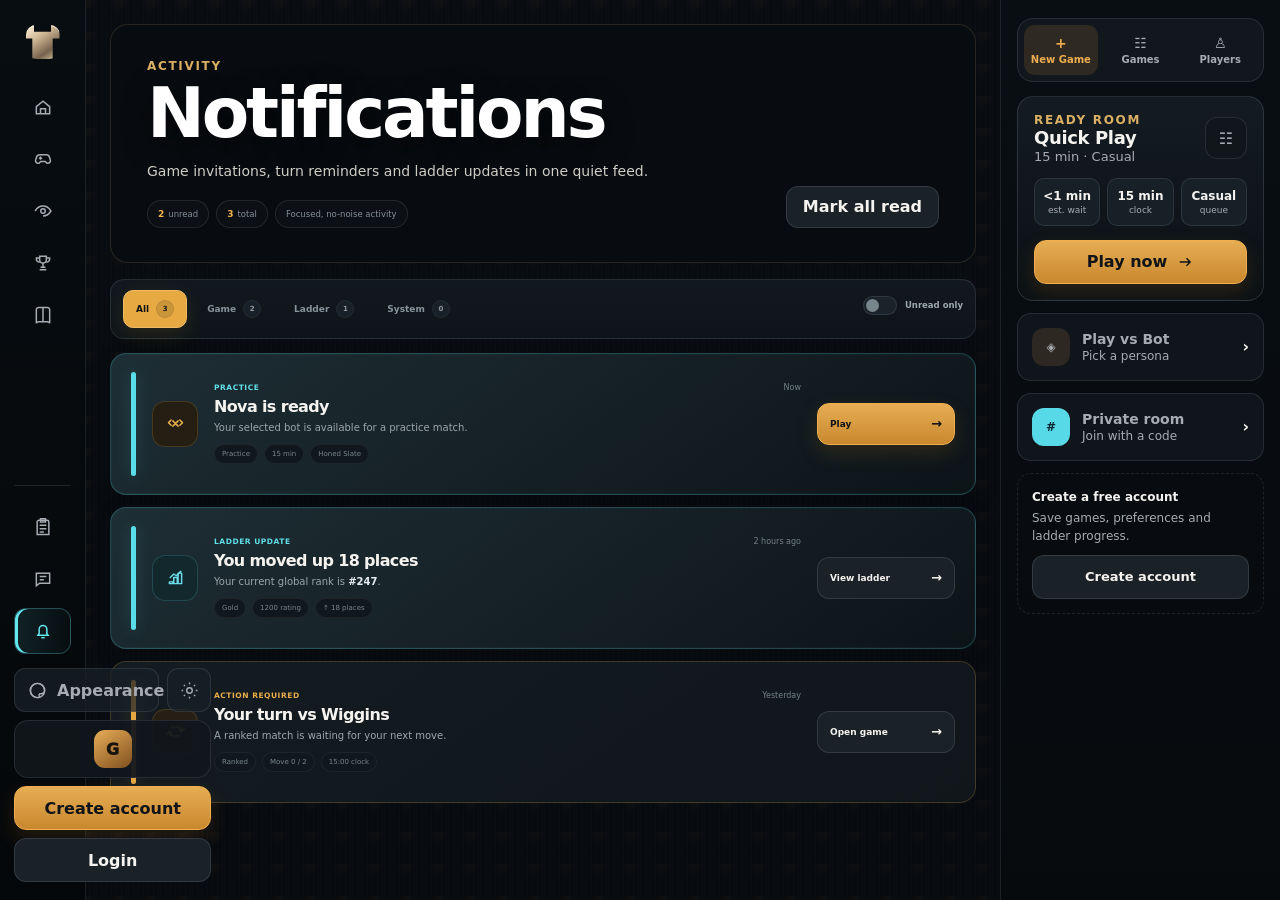
<file: notifications.html>
<!doctype html>
<html lang="en" data-theme="dark">
<head>
  <meta charset="utf-8">
  <meta name="viewport" content="width=device-width, initial-scale=1, viewport-fit=cover">
  <title>Notifications — Fortress</title>
  <link rel="stylesheet" href="assets/css/styles.css?v=submission4">
  <link rel="stylesheet" href="assets/css/notifications-v1.css?v=notifications100">
  <link rel="stylesheet" href="assets/css/light-mode-contrast-v1.css?v=lightfix100">
</head>
<body data-page="notifications" data-bg="slate">
<div class="app-shell">
  <div data-shell></div>
  <header class="mobile-topbar" data-mobile-top></header>

  <main class="main">
    <div class="page notifications-v1">

      <section class="page-head notifications-head">
        <div>
          <div class="eyebrow">Activity</div>
          <h1 class="h2">Notifications</h1>
          <p class="muted">Game invitations, turn reminders and ladder updates in one quiet feed.</p>
          <div class="notification-summary">
            <span><b data-unread-count>2</b> unread</span>
            <span><b data-total-count>3</b> total</span>
            <span>Focused, no-noise activity</span>
          </div>
        </div>
        <button class="btn notifications-mark" type="button" data-mark-read-v1>Mark all read</button>
      </section>

      <section class="notification-toolbar" aria-label="Notification filters">
        <div class="notification-filter-group" role="tablist" aria-label="Filter notifications">
          <button class="notification-filter active" type="button" data-filter="all" role="tab" aria-selected="true">All <span>3</span></button>
          <button class="notification-filter" type="button" data-filter="game" role="tab" aria-selected="false">Game <span>2</span></button>
          <button class="notification-filter" type="button" data-filter="ladder" role="tab" aria-selected="false">Ladder <span>1</span></button>
          <button class="notification-filter" type="button" data-filter="system" role="tab" aria-selected="false">System <span>0</span></button>
        </div>
        <label class="unread-toggle">
          <input type="checkbox" data-unread-only>
          <span class="toggle-ui"></span>
          <span>Unread only</span>
        </label>
      </section>

      <section class="notification-feed" aria-live="polite">

        <article class="card notification-card unread" data-notification data-category="game">
          <div class="notification-state" aria-hidden="true"></div>
          <div class="notification-icon game">
            <svg viewBox="0 0 24 24"><path d="M7 8 4 11l3 3m10-6 3 3-3 3"/><path d="m9 15 6-6M9 9l6 6"/></svg>
          </div>
          <div class="notification-content">
            <div class="notification-topline">
              <span class="notification-label">Practice</span>
              <span class="notification-time">Now</span>
            </div>
            <h2>Nova is ready</h2>
            <p>Your selected bot is available for a practice match.</p>
            <div class="notification-meta">
              <span>Practice</span>
              <span>15 min</span>
              <span>Honed Slate</span>
            </div>
          </div>
          <a class="btn btn-primary notification-action" href="play.html">Play <span>→</span></a>
        </article>

        <article class="card notification-card unread" data-notification data-category="ladder">
          <div class="notification-state" aria-hidden="true"></div>
          <div class="notification-icon ladder">
            <svg viewBox="0 0 24 24"><path d="M5 17h4v2H5zm5-5h4v7h-4zm5-5h4v12h-4z"/><path d="m6 12 4-4 3 2 5-5"/></svg>
          </div>
          <div class="notification-content">
            <div class="notification-topline">
              <span class="notification-label">Ladder update</span>
              <span class="notification-time">2 hours ago</span>
            </div>
            <h2>You moved up 18 places</h2>
            <p>Your current global rank is <strong>#247</strong>.</p>
            <div class="notification-meta">
              <span>Gold</span>
              <span>1200 rating</span>
              <span>↑ 18 places</span>
            </div>
          </div>
          <a class="btn notification-action" href="ranks.html">View ladder <span>→</span></a>
        </article>

        <article class="card notification-card attention" data-notification data-category="game">
          <div class="notification-state" aria-hidden="true"></div>
          <div class="notification-icon turn">
            <svg viewBox="0 0 24 24"><path d="M7 7h8a4 4 0 0 1 4 4v1"/><path d="m16 9 3 3 3-3"/><path d="M17 17H9a4 4 0 0 1-4-4v-1"/><path d="m8 15-3-3-3 3"/></svg>
          </div>
          <div class="notification-content">
            <div class="notification-topline">
              <span class="notification-label action-required">Action required</span>
              <span class="notification-time">Yesterday</span>
            </div>
            <h2>Your turn vs Wiggins</h2>
            <p>A ranked match is waiting for your next move.</p>
            <div class="notification-meta">
              <span>Ranked</span>
              <span>Move 0 / 2</span>
              <span>15:00 clock</span>
            </div>
          </div>
          <a class="btn notification-action" href="play.html">Open game <span>→</span></a>
        </article>

        <div class="notification-empty" data-notification-empty hidden>
          <div class="empty-icon">✓</div>
          <h2>Nothing here right now.</h2>
          <p>Try another filter or turn off “Unread only”.</p>
        </div>
      </section>

    </div>
  </main>

  <aside class="right-rail" data-right-rail></aside>
  <nav class="mobile-bottom-nav" data-mobile-bottom></nav>
</div>

<script src="assets/js/app.js?v=submission4"></script>
<script src="assets/js/pages.js?v=submission4"></script>
<script src="assets/js/notifications-v1.js?v=notifications100"></script>
</body>
</html>
</file>
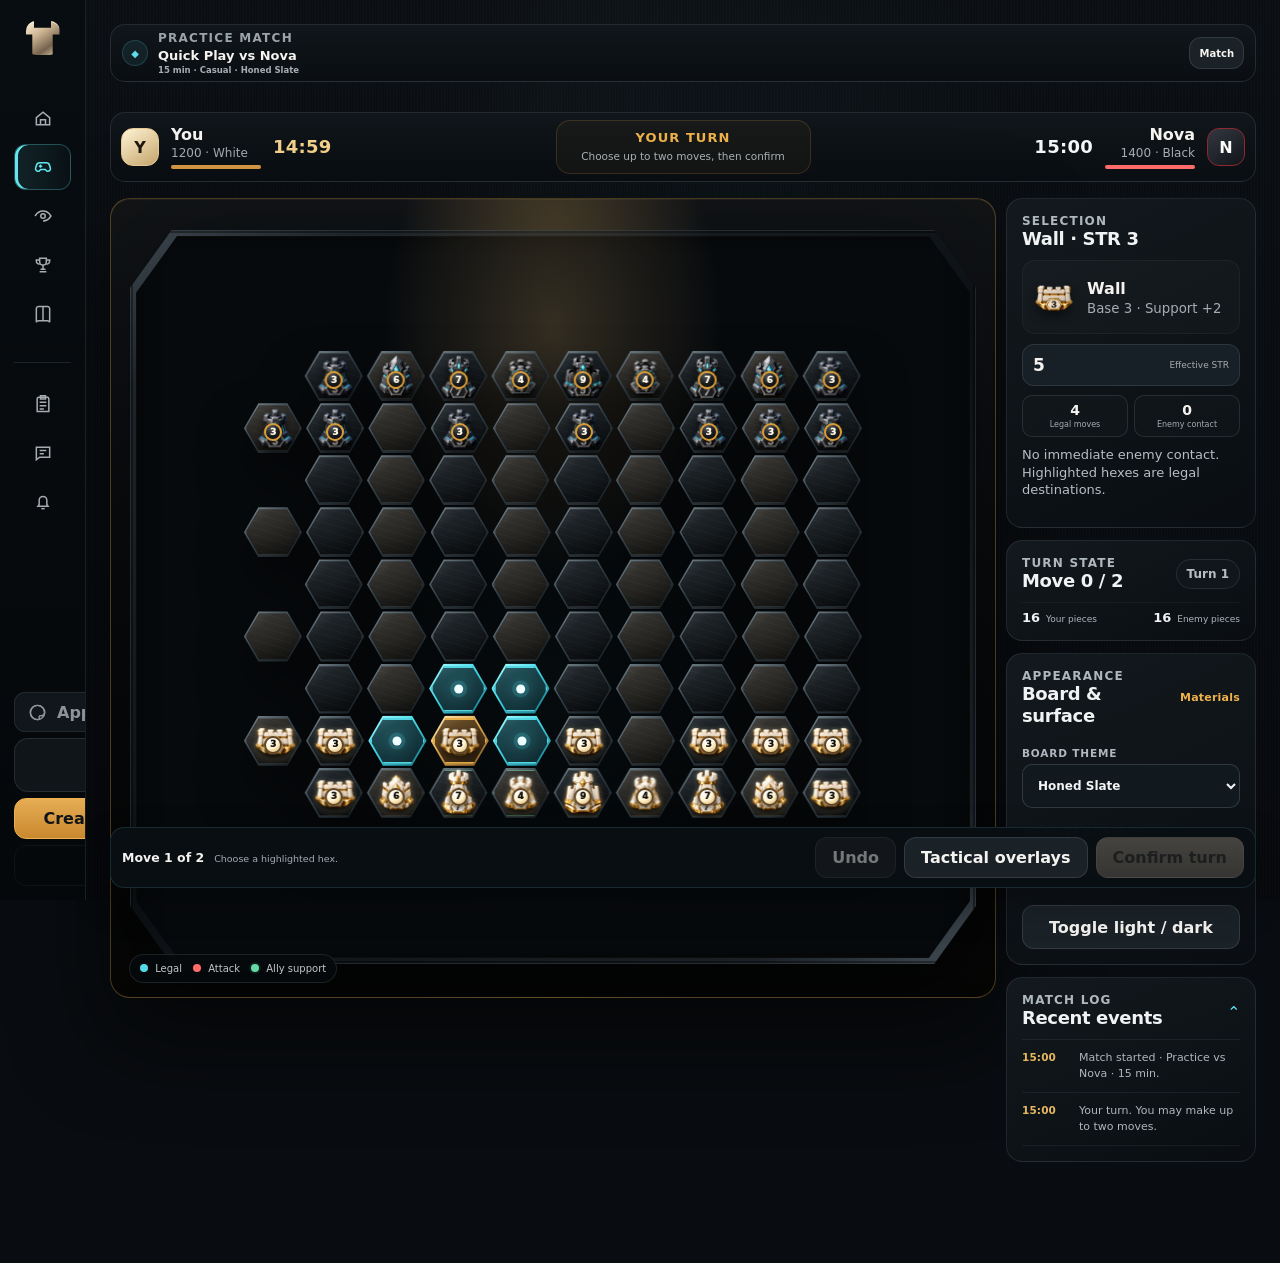
<file: play.html>
<!doctype html>
<html lang="en" data-theme="dark">
<head>
  <meta charset="utf-8">
  <meta name="viewport" content="width=device-width, initial-scale=1, viewport-fit=cover">
  <meta name="theme-color" content="#0b0e12">
  <title>Play — Fortress</title>
  <link rel="stylesheet" href="assets/css/styles.css?v=play24final">
  <link rel="stylesheet" href="assets/css/play-v24.css?v=play24final">
  <link rel="stylesheet" href="assets/css/play-v25.css?v=play25spacing">
  <link rel="stylesheet" href="assets/css/play-v26.css?v=play26fit">
  <link rel="stylesheet" href="assets/css/play-v27.css?v=play27geometry">
  <link rel="stylesheet" href="assets/css/play-v28-final.css?v=play28final">
  <link rel="stylesheet" href="assets/css/play-v30-final.css?v=play30final">
  <link rel="stylesheet" href="assets/css/play-v31-final.css?v=play31final">
  <link rel="stylesheet" href="assets/css/play-v32-final.css?v=play32final">
  <link rel="stylesheet" href="assets/css/play-v33-final-lock.css?v=play33final">
  <link rel="stylesheet" href="assets/css/play-v34-gameplay.css?v=play34gameplay">
  <link rel="stylesheet" href="assets/css/light-mode-contrast-v1.css?v=lightfix100">
</head>
<body data-page="play" data-bg="gunmetal">
  <div class="app-shell">
    <div data-shell></div>
    <header class="mobile-topbar" data-mobile-top></header>

    <main class="main full">
      <section class="play-mode-strip card active-match-strip" aria-label="Current match context">
        <div class="play-mode-copy">
          <span class="mode-question tactical-mark">◆</span>
          <div>
            <div class="eyebrow">Practice match</div>
            <strong>Quick Play vs <span data-bot-name>Nova</span></strong>
            <span class="mode-subcopy">15 min · Casual · <span data-board-material-label>Honed Slate</span></span>
          </div>
        </div>
        <details class="match-options">
          <summary class="btn btn-sm">Match</summary>
          <div class="match-options-menu card">
            <button class="btn btn-sm" type="button" data-open-modal="botModal">Change bot</button>
            <button class="btn btn-sm" type="button" data-open-modal="roomModal">Private room</button>
            <button class="btn btn-sm" type="button" data-offer-draw>Offer draw</button>
            <button class="btn btn-sm danger-soft" type="button" data-resign-match>Resign</button>
          </div>
        </details>
      </section>
      <div class="page game-page">
        <!-- Match HUD stays compact so the board remains the primary object. -->
        <section class="card match-hud" aria-label="Current match status">
          <div class="player-block">
            <div class="player-badge player-white">Y</div>
            <div><div class="player-name">You</div><div class="player-meta">1200 · White</div><div class="clock-bar"><i data-you-clock-bar></i></div></div>
            <strong class="match-clock" data-you-clock>15:00</strong>
          </div>
          <div class="turn-chip"><strong data-turn-title>Your turn</strong><span data-turn-subtitle>Choose up to two moves, then confirm</span></div>
          <div class="player-block right">
            <strong class="match-clock" data-enemy-clock>15:00</strong>
            <div><div class="player-name" data-bot-name>Nova</div><div class="player-meta">1400 · Black</div><div class="clock-bar enemy"><i data-enemy-clock-bar></i></div></div>
            <div class="player-badge player-black">N</div>
          </div>
        </section>

        <section class="game-layout">
          <!-- The local SVG scenery is deliberately subdued behind gameplay. -->
          <div class="card board-shell board-arena">
            <div class="arena-scene" aria-hidden="true"></div>
            <div class="board-chassis" aria-hidden="true"></div>
            <div class="hex-board board-theme-slate" data-hex-board aria-label="Interactive 85 hex Fortress board"></div>
            <div class="board-legend" aria-hidden="true"><span><i class="legend-dot legal"></i> Legal</span><span><i class="legend-dot attack"></i> Attack</span><span><i class="legend-dot support"></i> Ally support</span></div>
          </div>

          <aside class="tactical-panel" aria-label="Tactical information">
            <div class="card panel-section selection-card">
              <div class="panel-kicker"><div><div class="eyebrow">Selection</div><h3 data-selected-unit>No unit selected</h3></div></div>
              <div class="selected-piece-preview" data-piece-preview><span>Select a white piece</span></div>
              <div class="stat-grid">
                <div class="stat"><b data-effective-str>—</b><span>Effective STR</span></div>
                <div class="stat"><b data-support-count>+0</b><span>Ally support</span></div>
              </div>
              <div class="tactical-summary compact-summary" aria-label="Selected unit tactical state">
                <span><b data-legal-count>0</b><small>Legal moves</small></span>
                <span><b data-contact-count>0</b><small>Enemy contact</small></span>
              </div>
              <p class="muted small" data-combat-copy>Select one of your pieces to see legal moves.</p>
            </div>

            <div class="card panel-section">
              <div class="panel-kicker"><div><div class="eyebrow">Turn state</div><h3>Move <span data-move-count>0 / 2</span></h3></div><span class="pill" data-turn-number>Turn 1</span></div>
              <div class="piece-counts-inline">
                <span><b data-you-pieces>16</b> Your pieces</span>
                <span><b data-enemy-pieces>16</b> Enemy pieces</span>
              </div>
            </div>

            <div class="card panel-section appearance-quick-card" aria-label="Board appearance controls">
              <div class="panel-kicker">
                <div><div class="eyebrow">Appearance</div><h3>Board & surface</h3></div>
                <a class="appearance-manage-link" href="themes.html">Materials</a>
              </div>
              <label class="appearance-field"><span>Board theme</span>
                <select class="appearance-select" data-board-theme aria-label="Board theme">
                  <option value="slate">Honed Slate</option>
                  <option value="iron">Forged Iron</option>
                  <option value="charcoal">Charcoal</option>
                  <option value="concrete">Cast Concrete</option>
                  <option value="alloy">Machined Alloy</option>
                  <option value="carbon">Carbon Fiber</option>
                  <option value="obsidian">Obsidian Glass</option>
                  <option value="bronze">Aged Bronze</option>
                  <option value="copper">Oxidised Copper</option>
                  <option value="granite">Granite</option>
                  <option value="limestone">Limestone</option>
                  <option value="grass">Forest Moss</option>
                  <option value="wood">Dark Oak</option>
                  <option value="sandstone">Sandstone</option>
                  <option value="basalt">Basalt</option>
                  <option value="ice">Frosted Stone</option>
                  <option value="quartz">Quartz</option>
                  <option value="marble">Marble</option>
                  <option value="clay">Red Clay</option>
                  <option value="moss">Moss Stone</option>
                </select>
              </label>
              <label class="appearance-field"><span>Website surface</span>
                <select class="appearance-select" data-bg-theme aria-label="Website background material">
                  <option value="gunmetal">Brushed Gunmetal</option>
                  <option value="slate">Layered Slate</option>
                  <option value="concrete">Cast Concrete</option>
                  <option value="iron">Forged Iron</option>
                  <option value="carbon">Carbon Fiber</option>
                  <option value="obsidian">Obsidian Glass</option>
                  <option value="bronze">Aged Bronze</option>
                  <option value="alloy">Machined Alloy</option>
                  <option value="etched">Etched Plate</option>
                  <option value="dark-steel">Blackened Steel</option>
                  <option value="walnut">Black Walnut</option>
                  <option value="oak">Smoked Oak</option>
                  <option value="basalt">Basalt Rock</option>
                  <option value="sandstone">Sandstone</option>
                  <option value="earth">Packed Earth</option>
                  <option value="river-rock">River Rock</option>
                  <option value="granite">Granite</option>
                  <option value="forest">Forest Slate</option>
                  <option value="clay">Fired Clay</option>
                  <option value="limestone">Limestone</option>
                </select>
              </label>
              <button class="btn appearance-mode-btn" data-theme-toggle type="button">Toggle light / dark</button>
            </div>

            <details class="card panel-section match-log-card" open>
              <summary class="panel-kicker"><div><div class="eyebrow">Match log</div><h3>Recent events</h3></div><span class="log-chevron" aria-hidden="true">⌄</span></summary>
              <div class="log" data-game-log>
                <div class="log-item"><time>15:00</time><span>Match started · Practice vs Nova · 15 min.</span></div>
                <div class="log-item"><time>15:00</time><span>Your turn. You may make up to two moves.</span></div>
              </div>
            </details>
          </aside>
        </section>

        <section class="card action-bar" aria-label="Turn controls">
          <div class="action-info"><strong data-action-title>Move 1 of 2</strong><span data-action-status>Choose a highlighted hex.</span></div>
          <div class="action-buttons">
            <button class="btn" type="button" data-undo-move>Undo</button>
            <button class="btn" type="button" data-toggle-overlays>Tactical overlays</button>
            <button class="btn btn-primary" type="button" data-confirm-turn>Confirm turn</button>
          </div>
        </section>
      </div>
    </main>

    <nav class="mobile-bottom-nav" data-mobile-bottom aria-label="Mobile navigation"></nav>
  </div>

  <div class="modal-backdrop" id="gameOverModal" role="dialog" aria-modal="true" aria-label="Game result">
    <div class="modal card game-result-modal"><div class="eyebrow">Match complete</div><h2 data-result-title>Victory</h2><p class="muted" data-result-copy>The opposing keep has fallen.</p><div class="hero-actions"><button class="btn btn-primary" type="button" data-restart-game>Play again</button><a class="btn" href="index.html">Back home</a></div></div>
  </div>

  <div class="modal-backdrop" id="promotionModal" role="dialog" aria-modal="true" aria-label="Promotion available">
    <div class="modal card promotion-modal">
      <div class="eyebrow">Promotion available</div>
      <h2>Advance this unit</h2>
      <p class="muted">This piece reached the far rank. Choose its promoted role before play continues.</p>
      <div class="promotion-options" data-promotion-options></div>
      <button class="btn" type="button" data-skip-promotion>Keep current role</button>
    </div>
  </div>

  <script src="assets/js/app.js?v=play24final"></script>
  <script src="assets/js/board.js?v=play24final"></script>
  <script src="assets/js/pages.js?v=play24final"></script>
</body>
</html>
</file>
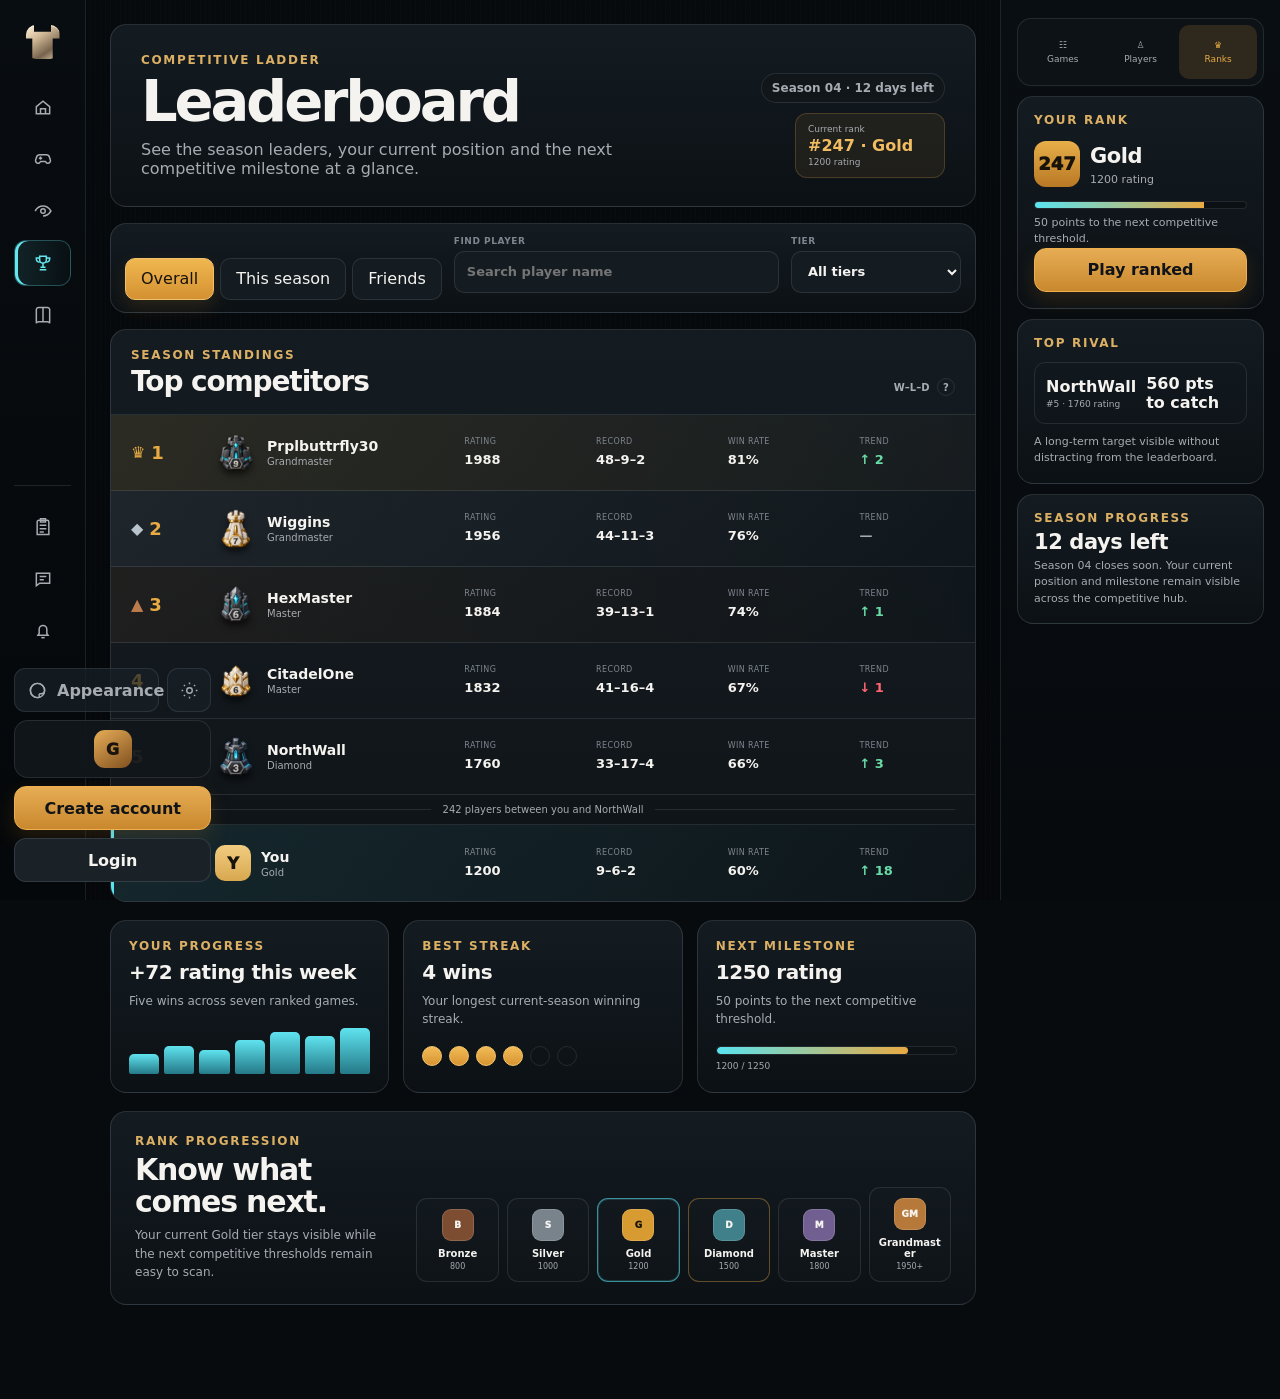
<file: ranks.html>
<!doctype html>
<html lang="en" data-theme="dark">
<head>
  <meta charset="utf-8">
  <meta name="viewport" content="width=device-width, initial-scale=1, viewport-fit=cover">
  <title>Ranks — Fortress</title>
  <link rel="stylesheet" href="assets/css/styles.css?v=submission4">
  <link rel="stylesheet" href="assets/css/ranks-v1.css?v=ranks100">
  <link rel="stylesheet" href="assets/css/light-mode-contrast-v1.css?v=lightfix100">
</head>
<body data-page="ranks" data-bg="dark-steel">
<div class="app-shell">
  <div data-shell></div>
  <header class="mobile-topbar" data-mobile-top></header>

  <main class="main">
    <div class="page ranks-page-v1">

      <section class="card ranks-hero">
        <div>
          <div class="eyebrow">Competitive ladder</div>
          <h1>Leaderboard</h1>
          <p>See the season leaders, your current position and the next competitive milestone at a glance.</p>
        </div>
        <div class="ranks-hero-meta">
          <span class="pill">Season 04 · 12 days left</span>
          <div class="your-rank-chip">
            <span>Current rank</span>
            <strong>#247 · Gold</strong>
            <small>1200 rating</small>
          </div>
        </div>
      </section>

      <section class="ranks-toolbar card">
        <div class="rank-tabs" role="tablist" aria-label="Leaderboard scope">
          <button class="rank-tab active" type="button" data-rank-scope="overall">Overall</button>
          <button class="rank-tab" type="button" data-rank-scope="season">This season</button>
          <button class="rank-tab" type="button" data-rank-scope="friends">Friends</button>
        </div>
        <label class="rank-search">
          <span>Find player</span>
          <input type="search" placeholder="Search player name" data-rank-search>
        </label>
        <label class="rank-tier-filter">
          <span>Tier</span>
          <select data-rank-tier>
            <option value="all">All tiers</option>
            <option value="grandmaster">Grandmaster</option>
            <option value="master">Master</option>
            <option value="diamond">Diamond</option>
            <option value="gold">Gold</option>
          </select>
        </label>
      </section>

      <section class="card leaderboard-card">
        <div class="leaderboard-head">
          <div>
            <div class="eyebrow">Season standings</div>
            <h2>Top competitors</h2>
          </div>
          <div class="record-help" title="Record = Wins – Losses – Draws">W–L–D <span>?</span></div>
        </div>

        <div class="rank-list" data-rank-list>
          <article class="rank-row podium first" data-player="prplbuttrfly30" data-tier="grandmaster">
            <div class="rank-place"><span class="rank-medal">♛</span><strong>1</strong></div>
            <div class="rank-player">
              <img src="assets/img/pieces/black-keep.svg" alt="">
              <div><strong>Prplbuttrfly30</strong><small>Grandmaster</small></div>
            </div>
            <div class="rank-stat"><span>Rating</span><strong>1988</strong></div>
            <div class="rank-stat secondary"><span>Record</span><strong>48–9–2</strong></div>
            <div class="rank-stat secondary"><span>Win rate</span><strong>81%</strong></div>
            <div class="rank-trend up"><span>Trend</span><strong>↑ 2</strong></div>
          </article>

          <article class="rank-row podium second" data-player="wiggins" data-tier="grandmaster">
            <div class="rank-place"><span class="rank-medal">◆</span><strong>2</strong></div>
            <div class="rank-player">
              <img src="assets/img/pieces/white-tower.svg" alt="">
              <div><strong>Wiggins</strong><small>Grandmaster</small></div>
            </div>
            <div class="rank-stat"><span>Rating</span><strong>1956</strong></div>
            <div class="rank-stat secondary"><span>Record</span><strong>44–11–3</strong></div>
            <div class="rank-stat secondary"><span>Win rate</span><strong>76%</strong></div>
            <div class="rank-trend neutral"><span>Trend</span><strong>—</strong></div>
          </article>

          <article class="rank-row podium third" data-player="hexmaster" data-tier="master">
            <div class="rank-place"><span class="rank-medal">▲</span><strong>3</strong></div>
            <div class="rank-player">
              <img src="assets/img/pieces/black-bastion.svg" alt="">
              <div><strong>HexMaster</strong><small>Master</small></div>
            </div>
            <div class="rank-stat"><span>Rating</span><strong>1884</strong></div>
            <div class="rank-stat secondary"><span>Record</span><strong>39–13–1</strong></div>
            <div class="rank-stat secondary"><span>Win rate</span><strong>74%</strong></div>
            <div class="rank-trend up"><span>Trend</span><strong>↑ 1</strong></div>
          </article>

          <article class="rank-row" data-player="citadelone" data-tier="master">
            <div class="rank-place"><strong>4</strong></div>
            <div class="rank-player">
              <img src="assets/img/pieces/white-bastion.svg" alt="">
              <div><strong>CitadelOne</strong><small>Master</small></div>
            </div>
            <div class="rank-stat"><span>Rating</span><strong>1832</strong></div>
            <div class="rank-stat secondary"><span>Record</span><strong>41–16–4</strong></div>
            <div class="rank-stat secondary"><span>Win rate</span><strong>67%</strong></div>
            <div class="rank-trend down"><span>Trend</span><strong>↓ 1</strong></div>
          </article>

          <article class="rank-row" data-player="northwall" data-tier="diamond">
            <div class="rank-place"><strong>5</strong></div>
            <div class="rank-player">
              <img src="assets/img/pieces/black-wall.svg" alt="">
              <div><strong>NorthWall</strong><small>Diamond</small></div>
            </div>
            <div class="rank-stat"><span>Rating</span><strong>1760</strong></div>
            <div class="rank-stat secondary"><span>Record</span><strong>33–17–4</strong></div>
            <div class="rank-stat secondary"><span>Win rate</span><strong>66%</strong></div>
            <div class="rank-trend up"><span>Trend</span><strong>↑ 3</strong></div>
          </article>

          <div class="rank-gap" data-rank-gap>
            <span>242 players between you and NorthWall</span>
          </div>

          <article class="rank-row rank-me" data-player="you" data-tier="gold">
            <div class="rank-place"><strong>247</strong></div>
            <div class="rank-player">
              <div class="rank-you-avatar">Y</div>
              <div><strong>You</strong><small>Gold</small></div>
            </div>
            <div class="rank-stat"><span>Rating</span><strong>1200</strong></div>
            <div class="rank-stat secondary"><span>Record</span><strong>9–6–2</strong></div>
            <div class="rank-stat secondary"><span>Win rate</span><strong>60%</strong></div>
            <div class="rank-trend up"><span>Trend</span><strong>↑ 18</strong></div>
          </article>
        </div>

        <div class="rank-no-results" data-rank-empty hidden>
          <strong>No players found</strong>
          <span>Try another name, tier or leaderboard scope.</span>
        </div>
      </section>

      <section class="rank-progress-grid">
        <article class="card rank-progress-card">
          <div class="eyebrow">Your progress</div>
          <h3>+72 rating this week</h3>
          <p>Five wins across seven ranked games.</p>
          <div class="mini-bars" aria-hidden="true"><i style="--h:42%"></i><i style="--h:58%"></i><i style="--h:51%"></i><i style="--h:72%"></i><i style="--h:88%"></i><i style="--h:79%"></i><i style="--h:96%"></i></div>
        </article>
        <article class="card rank-progress-card">
          <div class="eyebrow">Best streak</div>
          <h3>4 wins</h3>
          <p>Your longest current-season winning streak.</p>
          <div class="streak-dots" aria-label="Four-win streak"><i></i><i></i><i></i><i></i><span></span><span></span></div>
        </article>
        <article class="card rank-progress-card">
          <div class="eyebrow">Next milestone</div>
          <h3>1250 rating</h3>
          <p>50 points to the next competitive threshold.</p>
          <div class="rank-meter"><span style="width:80%"></span></div>
          <small>1200 / 1250</small>
        </article>
      </section>

      <section class="card tier-ladder">
        <div class="tier-copy">
          <div class="eyebrow">Rank progression</div>
          <h2>Know what comes next.</h2>
          <p>Your current Gold tier stays visible while the next competitive thresholds remain easy to scan.</p>
        </div>
        <div class="tier-track">
          <div class="tier-step"><span class="tier-icon bronze">B</span><strong>Bronze</strong><small>800</small></div>
          <div class="tier-step"><span class="tier-icon silver">S</span><strong>Silver</strong><small>1000</small></div>
          <div class="tier-step active"><span class="tier-icon gold">G</span><strong>Gold</strong><small>1200</small></div>
          <div class="tier-step next"><span class="tier-icon diamond">D</span><strong>Diamond</strong><small>1500</small></div>
          <div class="tier-step"><span class="tier-icon master">M</span><strong>Master</strong><small>1800</small></div>
          <div class="tier-step"><span class="tier-icon gm">GM</span><strong>Grandmaster</strong><small>1950+</small></div>
        </div>
      </section>
    </div>
  </main>

  <aside class="right-rail" data-right-rail></aside>
  <nav class="mobile-bottom-nav" data-mobile-bottom></nav>
</div>

<script src="assets/js/app.js?v=submission4"></script>
<script src="assets/js/pages.js?v=submission4"></script>
<script src="assets/js/ranks-v1.js?v=ranks100"></script>
</body>
</html>
</file>
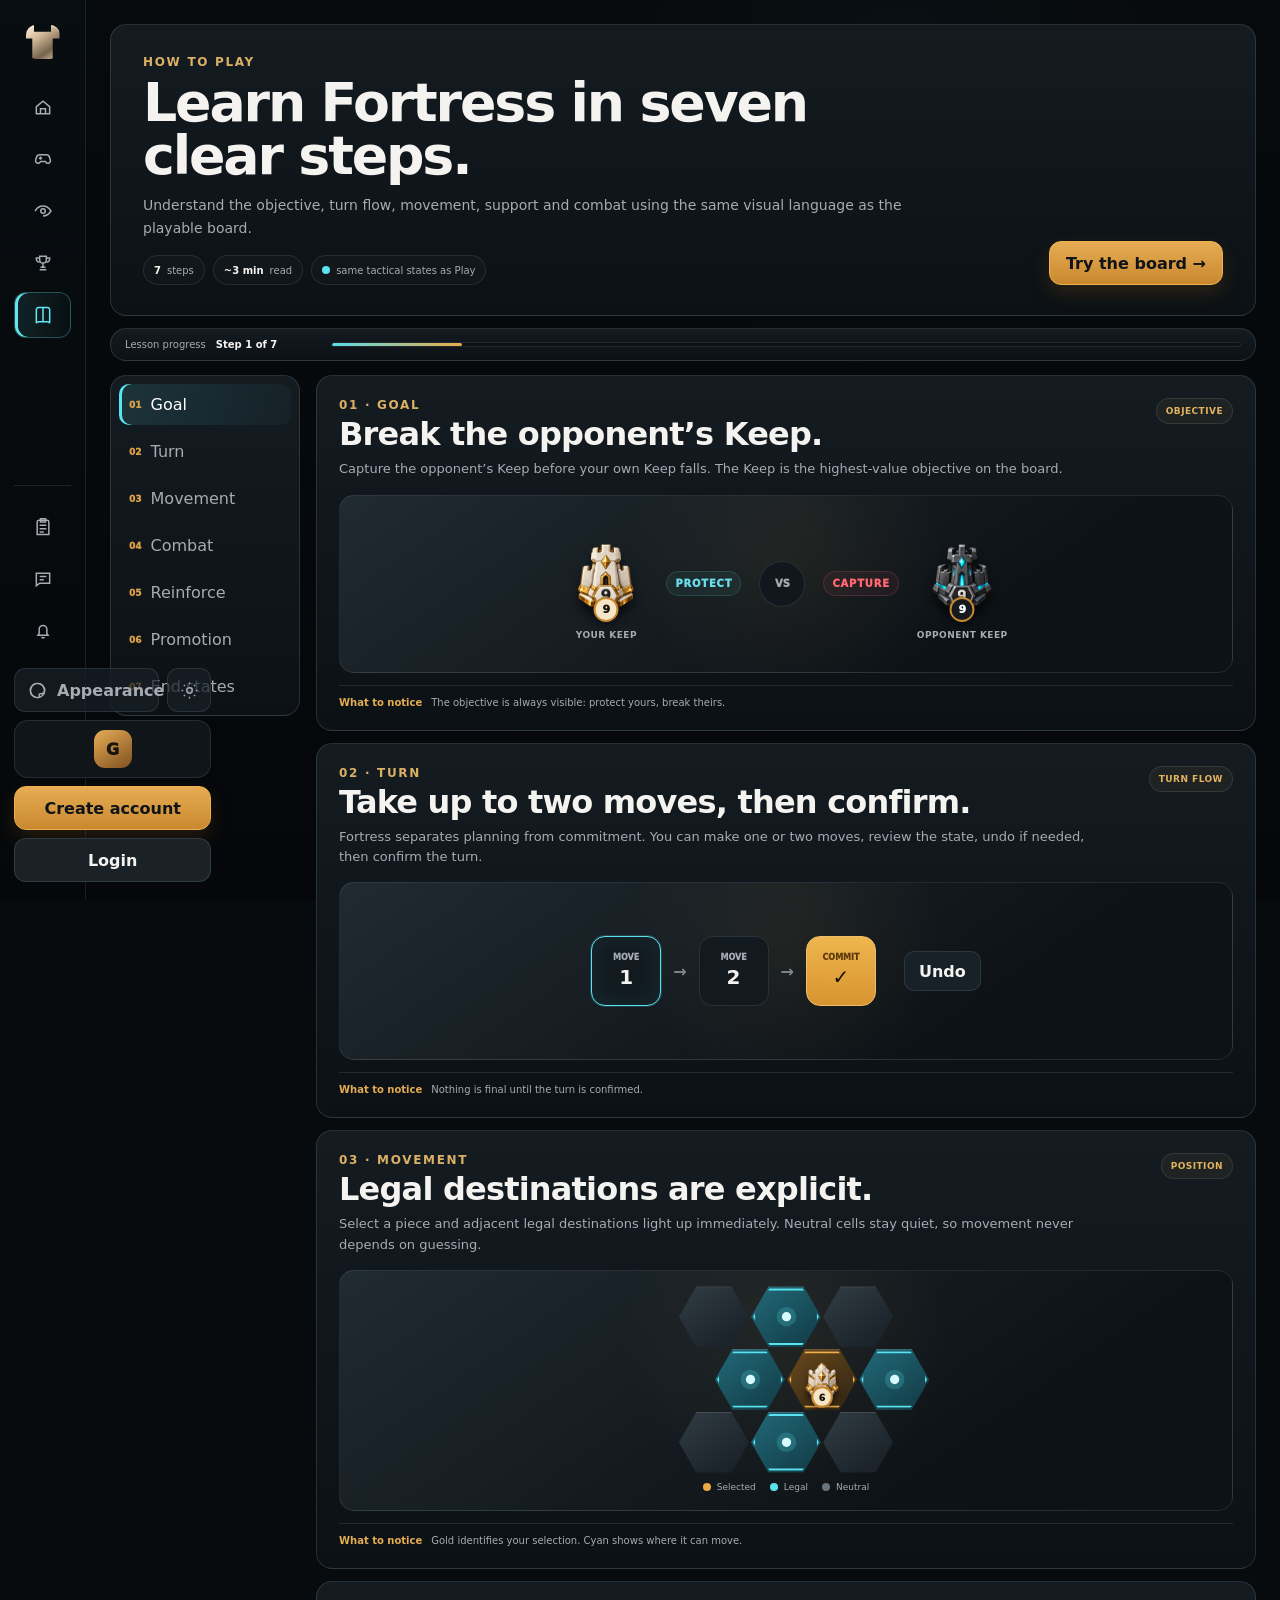
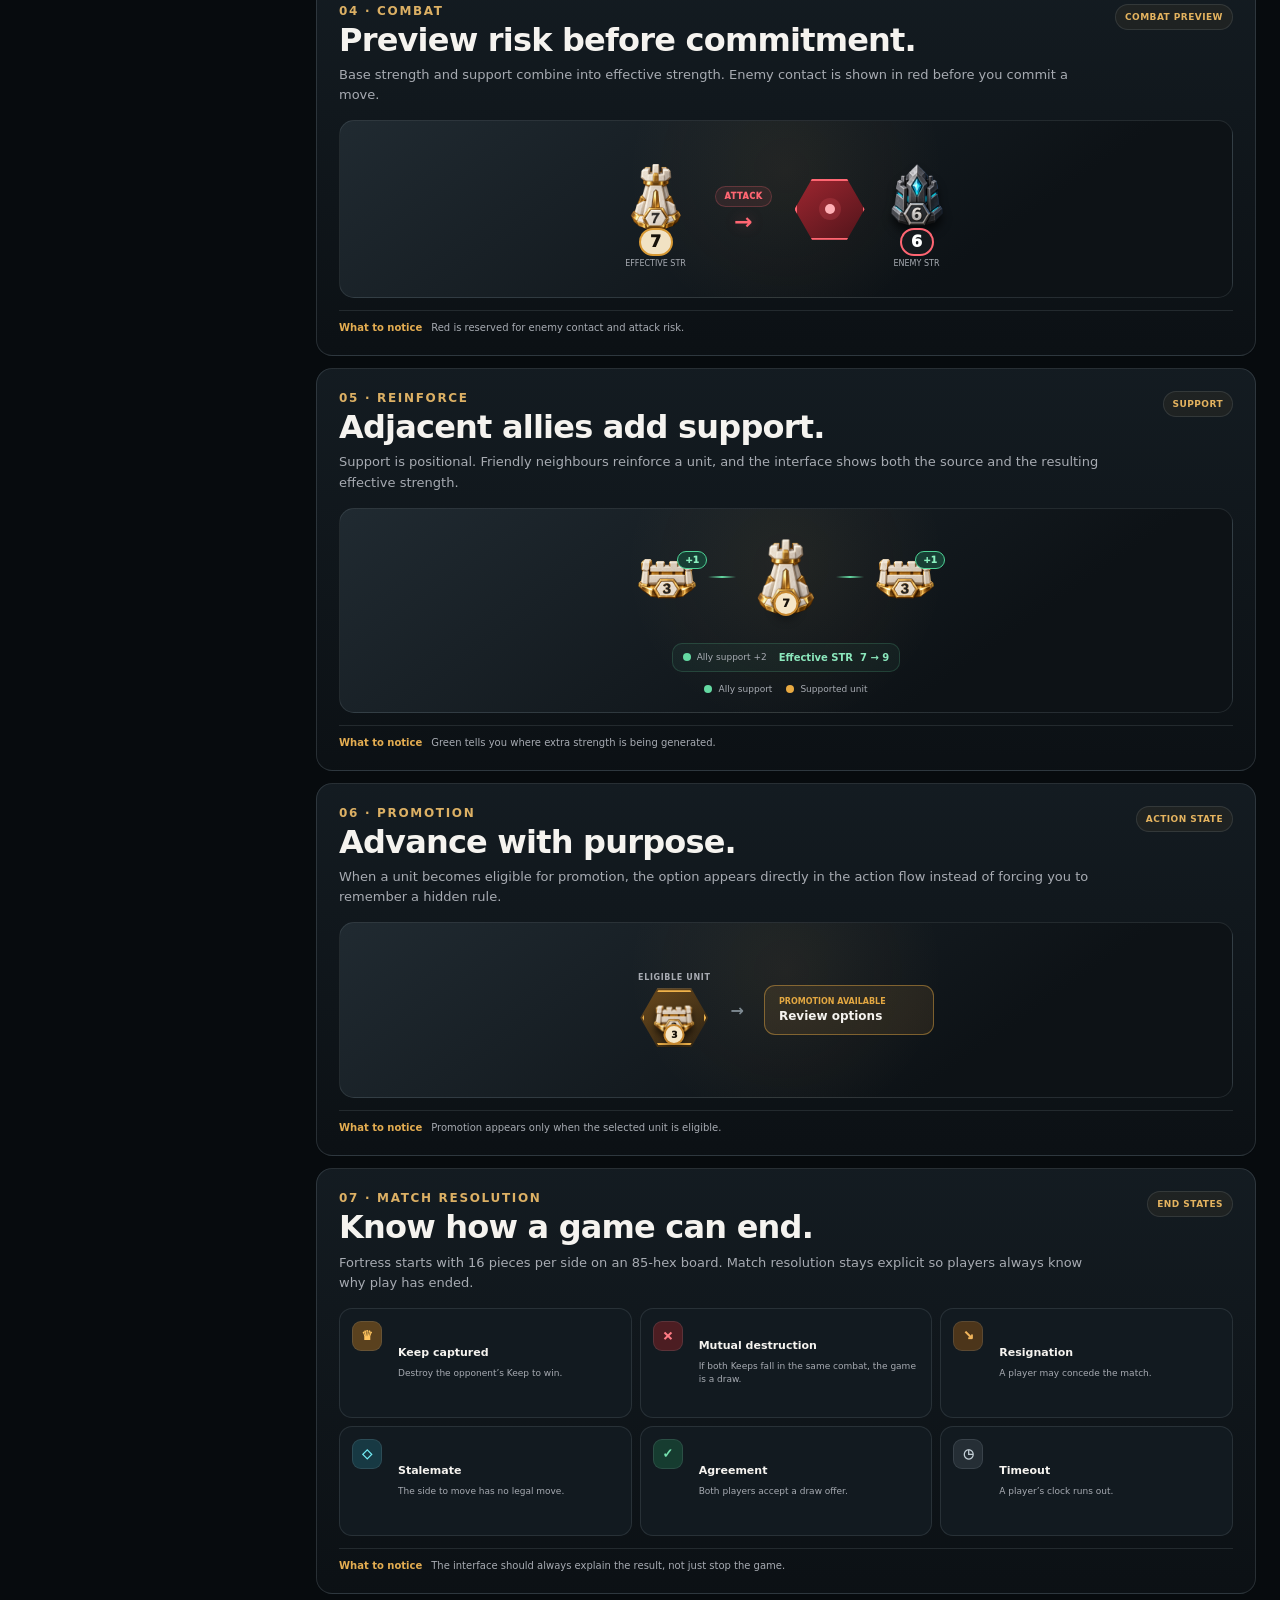
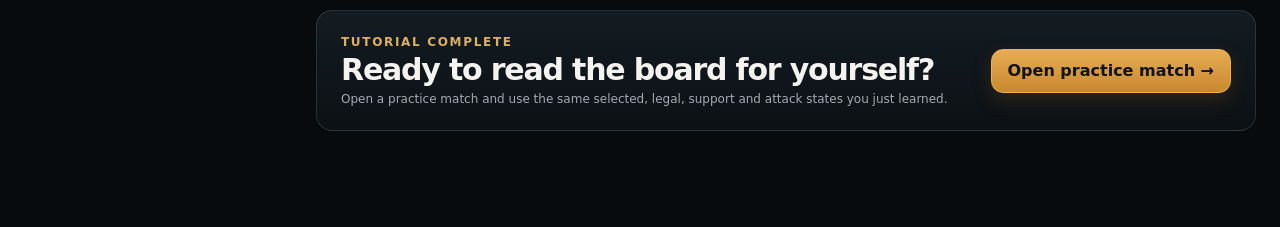
<file: rules.html>
<!doctype html>
<html lang="en" data-theme="dark">
<head>
  <meta charset="utf-8">
  <meta name="viewport" content="width=device-width, initial-scale=1, viewport-fit=cover">
  <title>Learn — Fortress</title>
  <link rel="stylesheet" href="assets/css/styles.css?v=submission4">
  <link rel="stylesheet" href="assets/css/learn-v1.css?v=learn100">
  <link rel="stylesheet" href="assets/css/light-mode-contrast-v1.css?v=lightfix100">
</head>
<body data-page="rules" data-bg="basalt">
<div class="app-shell">
  <div data-shell></div>
  <header class="mobile-topbar" data-mobile-top></header>

  <main class="main">
    <div class="page learn-v1">

      <section class="card learn-hero">
        <div>
          <div class="eyebrow">How to play</div>
          <h1>Learn Fortress in seven clear steps.</h1>
          <p>Understand the objective, turn flow, movement, support and combat using the same visual language as the playable board.</p>
          <div class="learn-meta">
            <span><b>7</b> steps</span>
            <span><b>~3 min</b> read</span>
            <span><i class="state-dot legal"></i> same tactical states as Play</span>
          </div>
        </div>
        <a class="btn btn-primary learn-hero-cta" href="play.html">Try the board →</a>
      </section>

      <div class="learn-progress card">
        <div class="learn-progress-copy"><span>Lesson progress</span><strong data-learn-progress-label>Step 1 of 7</strong></div>
        <div class="learn-progress-track"><span data-learn-progress-bar style="width:14.285%"></span></div>
      </div>

      <div class="learn-layout">
        <nav class="card rules-nav learn-nav" aria-label="Rule topics">
          <a class="active" href="#goal"><span>01</span>Goal</a>
          <a href="#turn"><span>02</span>Turn</a>
          <a href="#movement"><span>03</span>Movement</a>
          <a href="#combat"><span>04</span>Combat</a>
          <a href="#reinforce"><span>05</span>Reinforce</a>
          <a href="#promotion"><span>06</span>Promotion</a>
          <a href="#endstates"><span>07</span>End states</a>
        </nav>

        <div class="learn-lessons">

          <section class="card rule-section learn-card" id="goal" data-rule-section data-step="1">
            <div class="learn-card-head">
              <div>
                <div class="eyebrow">01 · Goal</div>
                <h2>Break the opponent’s Keep.</h2>
                <p>Capture the opponent’s Keep before your own Keep falls. The Keep is the highest-value objective on the board.</p>
              </div>
              <span class="lesson-chip">Objective</span>
            </div>
            <div class="lesson-stage goal-stage">
              <div class="lesson-unit">
                <div class="piece-wrap"><img src="assets/img/pieces/white-keep.svg" alt="White Keep"><span class="strength-badge">9</span></div>
                <small>Your Keep</small>
              </div>
              <div class="objective-arrow">protect</div>
              <div class="goal-mark">VS</div>
              <div class="objective-arrow attack-copy">capture</div>
              <div class="lesson-unit">
                <div class="piece-wrap enemy"><img src="assets/img/pieces/black-keep.svg" alt="Black Keep"><span class="strength-badge">9</span></div>
                <small>Opponent Keep</small>
              </div>
            </div>
            <div class="notice-line"><b>What to notice</b><span>The objective is always visible: protect yours, break theirs.</span></div>
          </section>

          <section class="card rule-section learn-card" id="turn" data-rule-section data-step="2">
            <div class="learn-card-head">
              <div>
                <div class="eyebrow">02 · Turn</div>
                <h2>Take up to two moves, then confirm.</h2>
                <p>Fortress separates planning from commitment. You can make one or two moves, review the state, undo if needed, then confirm the turn.</p>
              </div>
              <span class="lesson-chip">Turn flow</span>
            </div>
            <div class="lesson-stage turn-stage">
              <div class="turn-step active"><small>Move</small><strong>1</strong></div>
              <span class="flow-arrow">→</span>
              <div class="turn-step"><small>Move</small><strong>2</strong></div>
              <span class="flow-arrow">→</span>
              <div class="turn-step confirm"><small>Commit</small><strong>✓</strong></div>
              <button class="mini-undo" type="button" data-learn-undo>Undo</button>
            </div>
            <div class="notice-line"><b>What to notice</b><span>Nothing is final until the turn is confirmed.</span></div>
          </section>

          <section class="card rule-section learn-card" id="movement" data-rule-section data-step="3">
            <div class="learn-card-head">
              <div>
                <div class="eyebrow">03 · Movement</div>
                <h2>Legal destinations are explicit.</h2>
                <p>Select a piece and adjacent legal destinations light up immediately. Neutral cells stay quiet, so movement never depends on guessing.</p>
              </div>
              <span class="lesson-chip">Position</span>
            </div>
            <div class="lesson-stage board-lesson-stage">
              <div class="mini-hex-grid movement-grid">
                <div class="mini-hex"></div><div class="mini-hex legal"><i></i></div><div class="mini-hex"></div>
                <div class="mini-hex legal"><i></i></div>
                <div class="mini-hex selected"><img src="assets/img/pieces/white-bastion.svg" alt="Selected Bastion"><span class="strength-badge">6</span></div>
                <div class="mini-hex legal"><i></i></div>
                <div class="mini-hex"></div><div class="mini-hex legal"><i></i></div><div class="mini-hex"></div>
              </div>
              <div class="state-key">
                <span><i class="state-dot selected"></i>Selected</span>
                <span><i class="state-dot legal"></i>Legal</span>
                <span><i class="state-dot neutral"></i>Neutral</span>
              </div>
            </div>
            <div class="notice-line"><b>What to notice</b><span>Gold identifies your selection. Cyan shows where it can move.</span></div>
          </section>

          <section class="card rule-section learn-card" id="combat" data-rule-section data-step="4">
            <div class="learn-card-head">
              <div>
                <div class="eyebrow">04 · Combat</div>
                <h2>Preview risk before commitment.</h2>
                <p>Base strength and support combine into effective strength. Enemy contact is shown in red before you commit a move.</p>
              </div>
              <span class="lesson-chip">Combat preview</span>
            </div>
            <div class="lesson-stage combat-stage">
              <div class="combat-unit friendly">
                <img src="assets/img/pieces/white-tower.svg" alt="White Tower">
                <span class="combat-score">7</span>
                <small>effective STR</small>
              </div>
              <div class="combat-link"><span>ATTACK</span><strong>→</strong></div>
              <div class="combat-hex danger"><i></i></div>
              <div class="combat-unit enemy">
                <img src="assets/img/pieces/black-bastion.svg" alt="Black Bastion">
                <span class="combat-score danger-score">6</span>
                <small>enemy STR</small>
              </div>
            </div>
            <div class="notice-line"><b>What to notice</b><span>Red is reserved for enemy contact and attack risk.</span></div>
          </section>

          <section class="card rule-section learn-card" id="reinforce" data-rule-section data-step="5">
            <div class="learn-card-head">
              <div>
                <div class="eyebrow">05 · Reinforce</div>
                <h2>Adjacent allies add support.</h2>
                <p>Support is positional. Friendly neighbours reinforce a unit, and the interface shows both the source and the resulting effective strength.</p>
              </div>
              <span class="lesson-chip">Support</span>
            </div>
            <div class="lesson-stage board-lesson-stage">
              <div class="support-demo">
                <div class="support-unit"><img src="assets/img/pieces/white-wall.svg" alt="Supporting Wall"><span class="support-pill">+1</span></div>
                <span class="support-line"></span>
                <div class="support-core"><img src="assets/img/pieces/white-tower.svg" alt="Supported Tower"><span class="strength-badge">7</span></div>
                <span class="support-line"></span>
                <div class="support-unit"><img src="assets/img/pieces/white-wall.svg" alt="Supporting Wall"><span class="support-pill">+1</span></div>
              </div>
              <div class="support-status"><span><i class="state-dot support"></i>Ally support +2</span><strong>Effective STR&nbsp; 7 → 9</strong></div>
              <div class="state-key">
                <span><i class="state-dot support"></i>Ally support</span>
                <span><i class="state-dot selected"></i>Supported unit</span>
              </div>
            </div>
            <div class="notice-line"><b>What to notice</b><span>Green tells you where extra strength is being generated.</span></div>
          </section>

          <section class="card rule-section learn-card" id="promotion" data-rule-section data-step="6">
            <div class="learn-card-head">
              <div>
                <div class="eyebrow">06 · Promotion</div>
                <h2>Advance with purpose.</h2>
                <p>When a unit becomes eligible for promotion, the option appears directly in the action flow instead of forcing you to remember a hidden rule.</p>
              </div>
              <span class="lesson-chip">Action state</span>
            </div>
            <div class="lesson-stage promotion-stage">
              <div class="promotion-flow">
                <div class="promotion-label">Eligible unit</div>
                <div class="mini-hex selected promotion-piece">
                  <img src="assets/img/pieces/white-wall.svg" alt="Eligible unit">
                  <span class="strength-badge">3</span>
                </div>
              </div>
              <span class="flow-arrow">→</span>
              <button class="promotion-action" type="button" data-promotion-demo>
                <span>Promotion available</span>
                <strong>Review options</strong>
              </button>
              <div class="promotion-popover" data-promotion-popover hidden>
                <b>Promotion choice</b>
                <span>Eligible options would be shown here during play.</span>
              </div>
            </div>
            <div class="notice-line"><b>What to notice</b><span>Promotion appears only when the selected unit is eligible.</span></div>
          </section>

          <section class="card rule-section learn-card" id="endstates" data-rule-section data-step="7">
            <div class="learn-card-head">
              <div>
                <div class="eyebrow">07 · Match resolution</div>
                <h2>Know how a game can end.</h2>
                <p>Fortress starts with 16 pieces per side on an 85-hex board. Match resolution stays explicit so players always know why play has ended.</p>
              </div>
              <span class="lesson-chip">End states</span>
            </div>
            <div class="end-state-grid learn-end-grid">
              <div><span class="end-icon gold">♛</span><strong>Keep captured</strong><small>Destroy the opponent’s Keep to win.</small></div>
              <div><span class="end-icon red">×</span><strong>Mutual destruction</strong><small>If both Keeps fall in the same combat, the game is a draw.</small></div>
              <div><span class="end-icon amber">↘</span><strong>Resignation</strong><small>A player may concede the match.</small></div>
              <div><span class="end-icon cyan">◇</span><strong>Stalemate</strong><small>The side to move has no legal move.</small></div>
              <div><span class="end-icon green">✓</span><strong>Agreement</strong><small>Both players accept a draw offer.</small></div>
              <div><span class="end-icon slate">◷</span><strong>Timeout</strong><small>A player’s clock runs out.</small></div>
            </div>
            <div class="notice-line"><b>What to notice</b><span>The interface should always explain the result, not just stop the game.</span></div>
          </section>

          <section class="card learn-final-cta">
            <div>
              <div class="eyebrow">Tutorial complete</div>
              <h2>Ready to read the board for yourself?</h2>
              <p>Open a practice match and use the same selected, legal, support and attack states you just learned.</p>
            </div>
            <a class="btn btn-primary" href="play.html">Open practice match →</a>
          </section>
        </div>
      </div>
    </div>
  </main>

  <aside class="right-rail" data-right-rail></aside>
  <nav class="mobile-bottom-nav" data-mobile-bottom></nav>
</div>

<script src="assets/js/app.js?v=submission4"></script>
<script src="assets/js/pages.js?v=submission4"></script>
<script src="assets/js/learn-v1.js?v=learn100"></script>
</body>
</html>
</file>
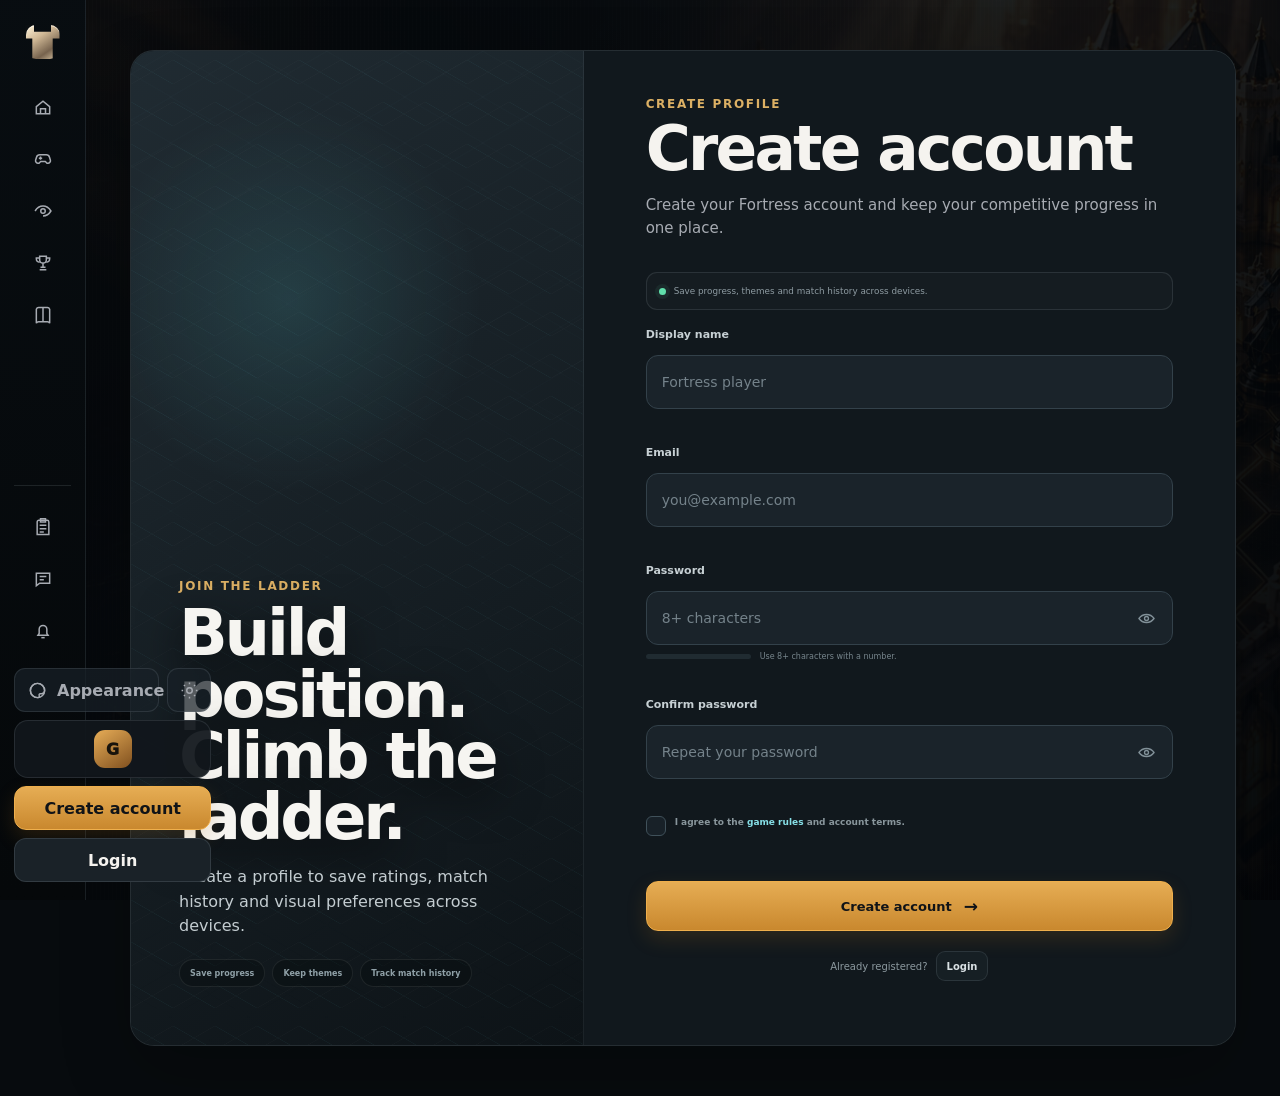
<file: signup.html>
<!doctype html>
<html lang="en" data-theme="dark">
<head>
  <meta charset="utf-8">
  <meta name="viewport" content="width=device-width, initial-scale=1, viewport-fit=cover">
  <title>Create Account — Fortress</title>
  <link rel="stylesheet" href="assets/css/styles.css?v=submission4">
  <link rel="stylesheet" href="assets/css/auth-v1.css?v=auth100">
  <link rel="stylesheet" href="assets/css/light-mode-contrast-v1.css?v=lightfix100">
</head>
<body data-page="signup" data-bg="gunmetal">
<div class="app-shell">
  <div data-shell></div>
  <header class="mobile-topbar" data-mobile-top></header>

  <main class="main full">
    <div class="auth-shell-v3">
      <section class="auth-scene auth-scene-signup" aria-label="Fortress account benefits">
        <div class="auth-scene-pattern" aria-hidden="true"></div>
        <div class="auth-scene-copy">
          <div class="eyebrow">Join the ladder</div>
          <h2>Build position.<br>Climb the<br>ladder.</h2>
          <p>Create a profile to save ratings, match history and visual preferences across devices.</p>
          <div class="auth-benefits" aria-label="Account benefits">
            <span>Save progress</span>
            <span>Keep themes</span>
            <span>Track match history</span>
          </div>
        </div>
      </section>

      <div class="auth-form-wrap">
        <form class="auth-card-v3 form-grid" data-auth-form="signup" novalidate>
          <div class="auth-title">
            <div class="eyebrow">Create profile</div>
            <h1>Create account</h1>
            <p class="muted">Create your Fortress account and keep your competitive progress in one place.</p>
          </div>

          <div class="auth-value-note">
            <span class="auth-value-dot"></span>
            Save progress, themes and match history across devices.
          </div>

          <div class="auth-field">
            <label for="name">Display name</label>
            <input class="input" id="name" name="name" autocomplete="nickname"
              placeholder="Fortress player" minlength="2" maxlength="28" required>
            <small class="field-error" data-error-for="name"></small>
          </div>

          <div class="auth-field">
            <label for="signupEmail">Email</label>
            <input class="input" id="signupEmail" name="email" type="email" autocomplete="email"
              placeholder="you@example.com" required>
            <small class="field-error" data-error-for="signupEmail"></small>
          </div>

          <div class="auth-field">
            <label for="signupPassword">Password</label>
            <div class="password-wrap">
              <input class="input" id="signupPassword" name="password" type="password"
                autocomplete="new-password" placeholder="8+ characters" minlength="8" required>
              <button class="password-toggle" type="button" aria-label="Show password" data-password-toggle="signupPassword">
                <svg viewBox="0 0 24 24" aria-hidden="true"><path d="M2.5 12s3.4-5 9.5-5 9.5 5 9.5 5-3.4 5-9.5 5-9.5-5-9.5-5Z"/><circle cx="12" cy="12" r="2.5"/></svg>
              </button>
            </div>
            <div class="password-strength" data-password-strength>
              <span class="strength-bar"><i></i></span>
              <span class="strength-text">Use 8+ characters with a number.</span>
            </div>
            <small class="field-error" data-error-for="signupPassword"></small>
          </div>

          <div class="auth-field">
            <label for="confirmPassword">Confirm password</label>
            <div class="password-wrap">
              <input class="input" id="confirmPassword" name="confirmPassword" type="password"
                autocomplete="new-password" placeholder="Repeat your password" minlength="8" required>
              <button class="password-toggle" type="button" aria-label="Show password" data-password-toggle="confirmPassword">
                <svg viewBox="0 0 24 24" aria-hidden="true"><path d="M2.5 12s3.4-5 9.5-5 9.5 5 9.5 5-3.4 5-9.5 5-9.5-5-9.5-5Z"/><circle cx="12" cy="12" r="2.5"/></svg>
              </button>
            </div>
            <small class="field-error" data-error-for="confirmPassword"></small>
          </div>

          <label class="auth-consent">
            <input type="checkbox" name="terms" required>
            <span class="consent-box">✓</span>
            <span>I agree to the <a href="rules.html">game rules</a> and account terms.</span>
          </label>
          <small class="field-error consent-error" data-error-for="terms"></small>

          <button class="btn btn-primary auth-submit" type="submit">
            <span>Create account</span><b aria-hidden="true">→</b>
          </button>

          <div class="auth-alt">
            <span>Already registered?</span>
            <a href="login.html">Login</a>
          </div>

          <div class="auth-form-status" data-auth-status aria-live="polite"></div>
        </form>
      </div>
    </div>
  </main>

  <nav class="mobile-bottom-nav" data-mobile-bottom></nav>
</div>

<script src="assets/js/app.js?v=submission4"></script>
<script src="assets/js/pages.js?v=submission4"></script>
<script src="assets/js/auth-v1.js?v=auth100"></script>
</body>
</html>
</file>
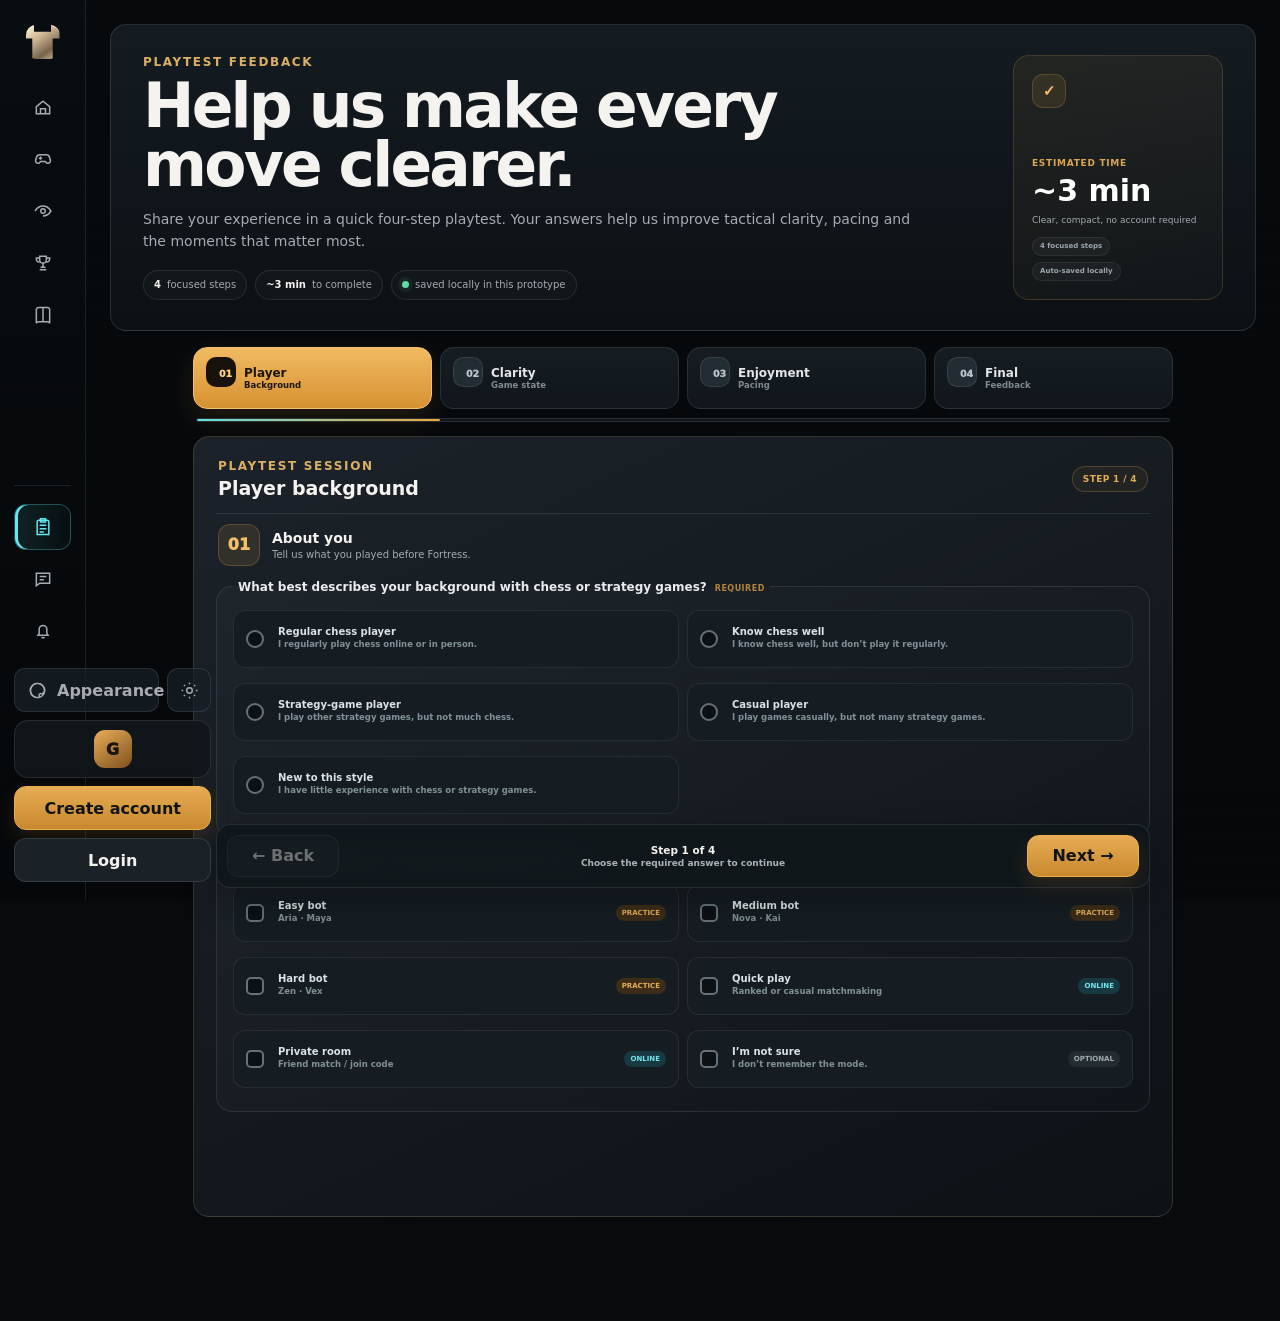
<file: survey.html>
<!doctype html>
<html lang="en" data-theme="dark">
<head>
  <meta charset="utf-8">
  <meta name="viewport" content="width=device-width, initial-scale=1, viewport-fit=cover">
  <title>Playtest — Fortress</title>
  <link rel="stylesheet" href="assets/css/styles.css?v=submission4">
  <link rel="stylesheet" href="assets/css/survey-v1.css?v=playtest100">
  <link rel="stylesheet" href="assets/css/light-mode-contrast-v1.css?v=lightfix100">
</head>
<body data-page="survey" data-bg="forest">
<div class="app-shell">
  <div data-shell></div>
  <header class="mobile-topbar" data-mobile-top></header>

  <main class="main">
    <div class="page playtest-v1">

      <section class="card playtest-hero">
        <div class="playtest-hero-copy">
          <div class="eyebrow">Playtest feedback</div>
          <h1>Help us make every move clearer.</h1>
          <p>Share your experience in a quick four-step playtest. Your answers help us improve tactical clarity, pacing and the moments that matter most.</p>
          <div class="playtest-meta">
            <span><b>4</b> focused steps</span>
            <span><b>~3 min</b> to complete</span>
            <span><i></i> saved locally in this prototype</span>
          </div>
        </div>
        <div class="playtest-time-card">
          <div class="time-card-icon" aria-hidden="true">✓</div>
          <span>Estimated time</span>
          <strong>~3 min</strong>
          <small>Clear, compact, no account required</small>
          <div class="time-card-points">
            <b>4 focused steps</b>
            <b>Auto-saved locally</b>
          </div>
        </div>
      </section>

      <section class="playtest-flow" aria-label="Playtest progress">
        <div class="survey-progress" data-survey-progress>
          <button class="active" type="button" data-survey-jump="0"><span>01</span><b>Player</b><small>Background</small></button>
          <button type="button" data-survey-jump="1"><span>02</span><b>Clarity</b><small>Game state</small></button>
          <button type="button" data-survey-jump="2"><span>03</span><b>Enjoyment</b><small>Pacing</small></button>
          <button type="button" data-survey-jump="3"><span>04</span><b>Final</b><small>Feedback</small></button>
        </div>
        <div class="playtest-progress-line"><span data-playtest-line style="width:25%"></span></div>
      </section>

      <form class="card form-card survey-wizard playtest-form" data-survey-wizard>
        <div class="playtest-form-top">
          <div>
            <div class="eyebrow">Playtest session</div>
            <strong data-playtest-heading>Player background</strong>
          </div>
          <span class="playtest-step-badge" data-playtest-badge>Step 1 / 4</span>
        </div>

        <section class="survey-step active" data-survey-step="0">
          <div class="survey-section-label survey-section-label-compact">
            <span>01</span>
            <div>
              <strong>About you</strong>
              <small>Tell us what you played before Fortress.</small>
            </div>
          </div>

          <fieldset class="question-card">
            <legend>What best describes your background with chess or strategy games?<em>Required</em></legend>
            <div class="radio-row choice-grid">
              <label class="choice"><input type="radio" name="background" value="regular" required><span class="choice-mark"></span><span><b>Regular chess player</b><small>I regularly play chess online or in person.</small></span></label>
              <label class="choice"><input type="radio" name="background" value="know"><span class="choice-mark"></span><span><b>Know chess well</b><small>I know chess well, but don’t play it regularly.</small></span></label>
              <label class="choice"><input type="radio" name="background" value="strategy"><span class="choice-mark"></span><span><b>Strategy-game player</b><small>I play other strategy games, but not much chess.</small></span></label>
              <label class="choice"><input type="radio" name="background" value="casual"><span class="choice-mark"></span><span><b>Casual player</b><small>I play games casually, but not many strategy games.</small></span></label>
              <label class="choice"><input type="radio" name="background" value="little"><span class="choice-mark"></span><span><b>New to this style</b><small>I have little experience with chess or strategy games.</small></span></label>
            </div>
          </fieldset>

          <fieldset class="question-card">
            <legend>Which AI opponent(s) or game modes did you try?<em>Select any</em></legend>
            <div class="check-row mode-grid">
              <label class="choice mode-choice"><input type="checkbox" name="modes" value="easy"><span class="choice-mark square"></span><span><b>Easy bot</b><small>Aria · Maya</small></span><span class="mode-pill">Practice</span></label>
              <label class="choice mode-choice"><input type="checkbox" name="modes" value="medium"><span class="choice-mark square"></span><span><b>Medium bot</b><small>Nova · Kai</small></span><span class="mode-pill">Practice</span></label>
              <label class="choice mode-choice"><input type="checkbox" name="modes" value="hard"><span class="choice-mark square"></span><span><b>Hard bot</b><small>Zen · Vex</small></span><span class="mode-pill">Practice</span></label>
              <label class="choice mode-choice"><input type="checkbox" name="modes" value="quick"><span class="choice-mark square"></span><span><b>Quick play</b><small>Ranked or casual matchmaking</small></span><span class="mode-pill cyan">Online</span></label>
              <label class="choice mode-choice"><input type="checkbox" name="modes" value="private"><span class="choice-mark square"></span><span><b>Private room</b><small>Friend match / join code</small></span><span class="mode-pill cyan">Online</span></label>
              <label class="choice mode-choice"><input type="checkbox" name="modes" value="unsure"><span class="choice-mark square"></span><span><b>I’m not sure</b><small>I don’t remember the mode.</small></span><span class="mode-pill subtle">Optional</span></label>
            </div>
          </fieldset>
        </section>

        <section class="survey-step" data-survey-step="1">
          <div class="survey-section-label">
            <span>02</span>
            <div>
              <strong>Gameplay clarity</strong>
              <small>Movement, combat and information comprehension.</small>
            </div>
          </div>

          <div class="tactical-key">
            <span><i class="legal"></i>Legal move</span>
            <span><i class="selected"></i>Selected</span>
            <span><i class="attack"></i>Attack</span>
            <span><i class="support"></i>Support</span>
          </div>

          <fieldset class="question-card scale-question">
            <legend>After your first game, how clearly did you understand the rules?<em>Required</em></legend>
            <div class="scale scale-js" data-scale="rules"></div>
            <div class="scale-caption"><span>Very unclear</span><span>Very clear</span></div>
          </fieldset>

          <fieldset class="question-card scale-question">
            <legend>During play, how often did your moves feel like meaningful strategic decisions?<em>Required</em></legend>
            <div class="scale scale-js" data-scale="meaningful"></div>
            <div class="scale-caption"><span>Never</span><span>Always</span></div>
          </fieldset>

          <fieldset class="question-card scale-question">
            <legend>Before confirming, how often could you predict how combat would resolve?<em>Required</em></legend>
            <div class="scale scale-js" data-scale="predict"></div>
            <div class="scale-caption"><span>Never</span><span>Always</span></div>
          </fieldset>

          <fieldset class="question-card">
            <legend>Which parts of the game were confusing, if any?<em>Select any</em></legend>
            <div class="check-row compact-check-grid">
              <label class="choice"><input type="checkbox" name="confusing" value="none"><span class="choice-mark square"></span><span><b>Nothing</b><small>The game made sense.</small></span></label>
              <label class="choice"><input type="checkbox" name="confusing" value="move"><span class="choice-mark square"></span><span><b>Movement</b><small>How pieces moved.</small></span></label>
              <label class="choice"><input type="checkbox" name="confusing" value="support"><span class="choice-mark square"></span><span><b>Support</b><small>How nearby allies changed strength.</small></span></label>
              <label class="choice"><input type="checkbox" name="confusing" value="combat"><span class="choice-mark square"></span><span><b>Combat</b><small>How combat resolved.</small></span></label>
              <label class="choice"><input type="checkbox" name="confusing" value="accept"><span class="choice-mark square"></span><span><b>Confirming</b><small>When or why to confirm.</small></span></label>
              <label class="choice"><input type="checkbox" name="confusing" value="turn"><span class="choice-mark square"></span><span><b>Turn state</b><small>When it was my turn.</small></span></label>
              <label class="choice"><input type="checkbox" name="confusing" value="colors"><span class="choice-mark square"></span><span><b>Highlights</b><small>What the colors meant.</small></span></label>
              <label class="choice"><input type="checkbox" name="confusing" value="legal"><span class="choice-mark square"></span><span><b>Legal moves</b><small>Which moves were available.</small></span></label>
              <label class="choice"><input type="checkbox" name="confusing" value="win"><span class="choice-mark square"></span><span><b>Winning</b><small>How to finish the match.</small></span></label>
              <label class="choice"><input type="checkbox" name="confusing" value="other"><span class="choice-mark square"></span><span><b>Other</b><small>Something else felt unclear.</small></span></label>
            </div>
          </fieldset>
        </section>

        <section class="survey-step" data-survey-step="2">
          <div class="survey-section-label">
            <span>03</span>
            <div>
              <strong>Enjoyment & replay</strong>
              <small>How the match felt, how fast it moved and whether you would return.</small>
            </div>
          </div>

          <fieldset class="question-card scale-question">
            <legend>How enjoyable was the game overall?<em>Required</em></legend>
            <div class="scale scale-js" data-scale="enjoyable"></div>
            <div class="scale-caption"><span>Not enjoyable</span><span>Very enjoyable</span></div>
          </fieldset>

          <fieldset class="question-card scale-question">
            <legend>If you had the opportunity, would you play Fortress again?<em>Required</em></legend>
            <div class="scale scale-js" data-scale="play_again"></div>
            <div class="scale-caption"><span>Definitely would not</span><span>Definitely would</span></div>
          </fieldset>

          <fieldset class="question-card">
            <legend>How did the match pace feel?<em>Select one</em></legend>
            <div class="radio-row pace-grid">
              <label class="choice"><input type="radio" name="pace" value="slow"><span class="choice-mark"></span><span><b>Too slow</b><small>I wanted decisions to resolve faster.</small></span></label>
              <label class="choice"><input type="radio" name="pace" value="balanced"><span class="choice-mark"></span><span><b>Balanced</b><small>The pace gave me enough time to think.</small></span></label>
              <label class="choice"><input type="radio" name="pace" value="fast"><span class="choice-mark"></span><span><b>Too fast</b><small>I needed more time to read the position.</small></span></label>
            </div>
          </fieldset>
        </section>

        <section class="survey-step" data-survey-step="3">
          <div class="survey-section-label">
            <span>04</span>
            <div>
              <strong>Final feedback</strong>
              <small>Connection quality, one improvement and one thing worth keeping.</small>
            </div>
          </div>

          <fieldset class="question-card">
            <legend>If you used Quick Play or a Private Room, how smoothly did it connect you to a game?</legend>
            <div class="radio-row connection-grid">
              <label class="choice"><input type="radio" name="connection" value="smooth"><span class="choice-mark"></span><span><b>Very smooth</b><small>No issues.</small></span></label>
              <label class="choice"><input type="radio" name="connection" value="mostly"><span class="choice-mark"></span><span><b>Mostly smooth</b><small>Minor delay or confusion.</small></span></label>
              <label class="choice"><input type="radio" name="connection" value="confusing"><span class="choice-mark"></span><span><b>Worked, but confusing</b><small>I got in, but the flow was unclear.</small></span></label>
              <label class="choice"><input type="radio" name="connection" value="problems"><span class="choice-mark"></span><span><b>Connection problems</b><small>I experienced errors or delay.</small></span></label>
              <label class="choice"><input type="radio" name="connection" value="failed"><span class="choice-mark"></span><span><b>Could not connect</b><small>I could not get into a game.</small></span></label>
              <label class="choice"><input type="radio" name="connection" value="not-used"><span class="choice-mark"></span><span><b>Not used</b><small>I did not try online play.</small></span></label>
            </div>
          </fieldset>

          <div class="field-row feedback-fields">
            <div class="feedback-field">
              <label for="improve"><span>Most important improvement</span><small>What is one thing you would most want changed?</small></label>
              <textarea id="improve" name="improve" rows="5" maxlength="600" placeholder="What would make Fortress clearer or more enjoyable?"></textarea>
              <span class="char-count" data-count-for="improve">0 / 600</span>
            </div>
            <div class="feedback-field">
              <label for="keep"><span>Definitely keep</span><small>What already feels strong?</small></label>
              <textarea id="keep" name="keep" rows="5" maxlength="600" placeholder="What should stay exactly as it is?"></textarea>
              <span class="char-count" data-count-for="keep">0 / 600</span>
            </div>
          </div>

          <fieldset class="question-card followup-card">
            <legend>Would you be open to answering follow-up questions or testing again later?<em>Required</em></legend>
            <div class="radio-row followup-grid">
              <label class="choice"><input type="radio" name="followup" value="yes" required><span class="choice-mark"></span><span><b>Yes</b><small>I’m open to another playtest.</small></span></label>
              <label class="choice"><input type="radio" name="followup" value="no"><span class="choice-mark"></span><span><b>No</b><small>Not right now.</small></span></label>
            </div>
          </fieldset>

          <div class="review-note">
            <span class="review-icon">✓</span>
            <div><b>Ready when you are.</b><small>Your feedback is saved locally in this prototype and can be wired to the production endpoint later.</small></div>
          </div>
        </section>

        <div class="survey-actions">
          <button class="btn" type="button" data-survey-back disabled>← Back</button>
          <div class="survey-action-status">
            <strong data-survey-status>Step 1 of 4</strong>
            <span data-playtest-hint>Choose the required answer to continue</span>
          </div>
          <button class="btn btn-primary" type="button" data-survey-next>Next →</button>
          <button class="btn btn-primary" type="submit" data-survey-submit hidden>Submit feedback</button>
        </div>
      </form>
    </div>
  </main>

  <aside class="right-rail" data-right-rail></aside>
  <nav class="mobile-bottom-nav" data-mobile-bottom></nav>
</div>

<script src="assets/js/app.js?v=submission4"></script>
<script src="assets/js/pages.js?v=submission4"></script>
<script src="assets/js/survey-v1.js?v=playtest100"></script>
</body>
</html>
</file>
